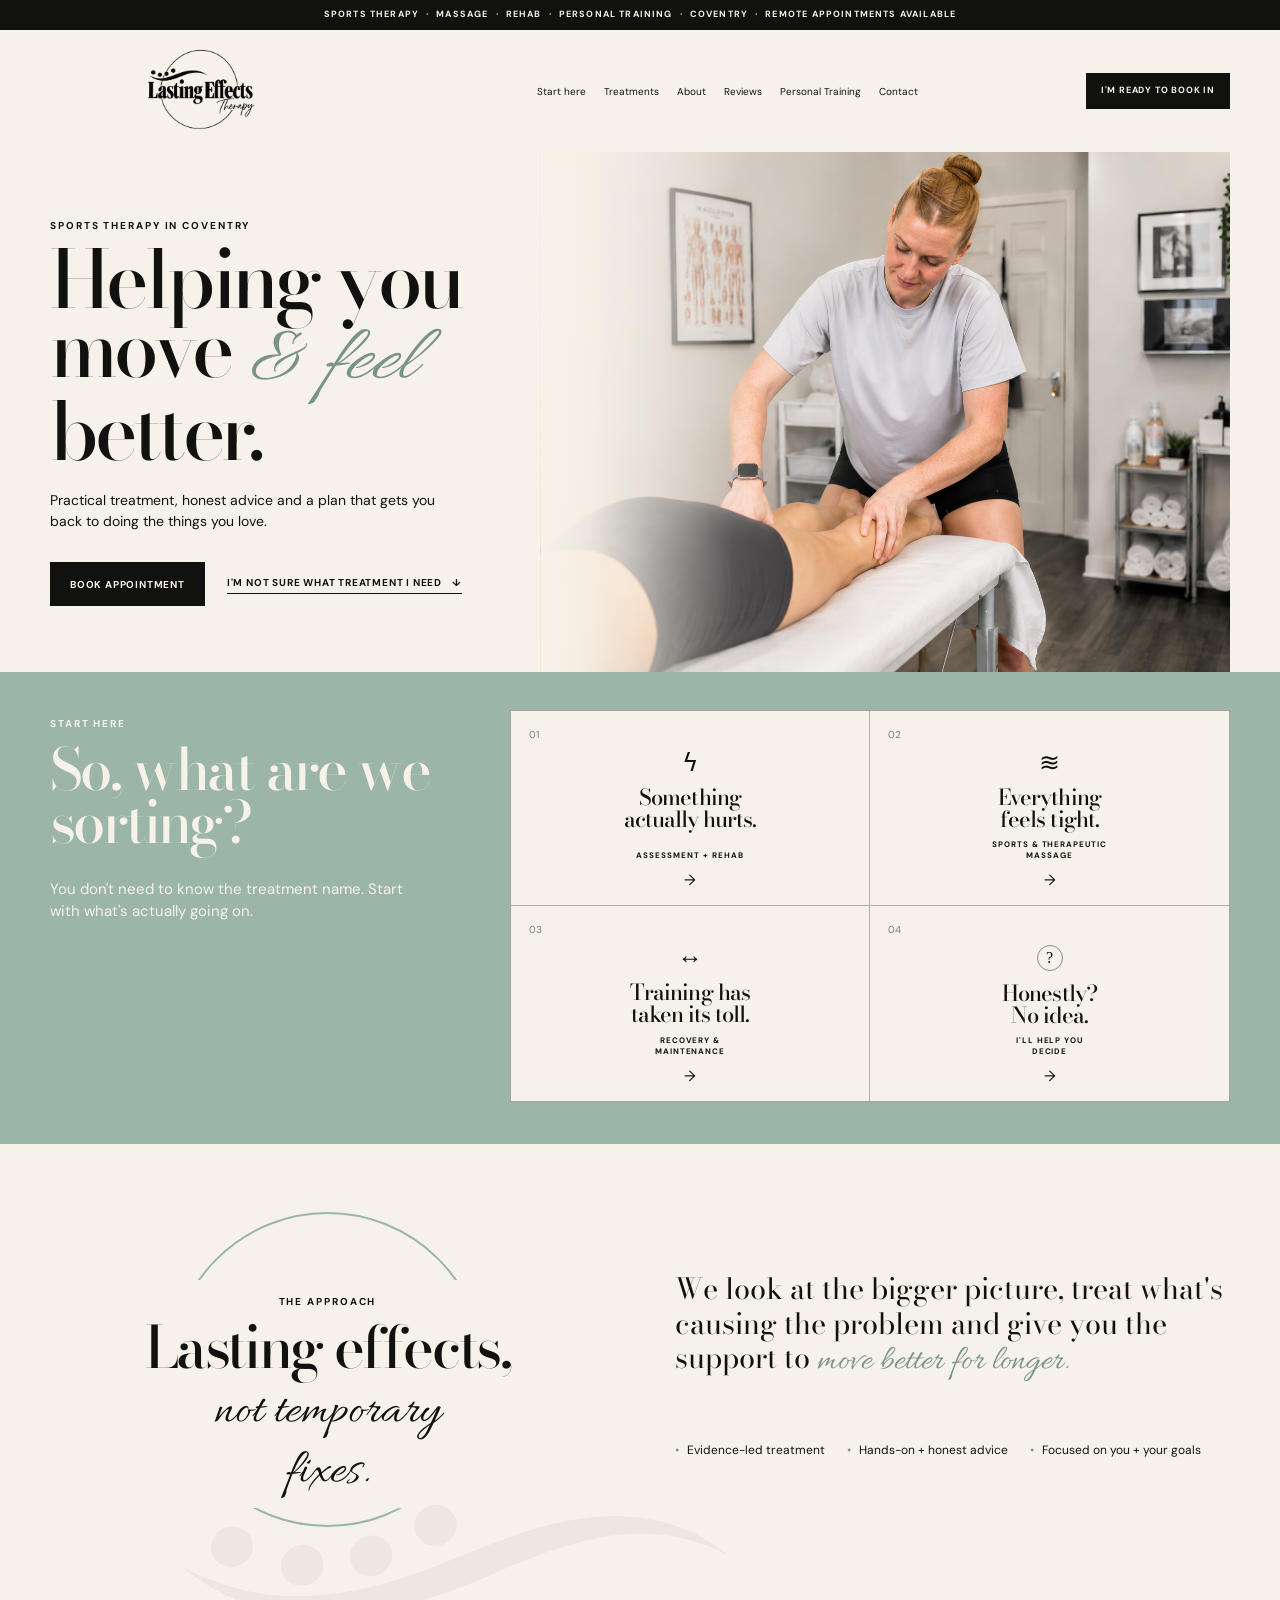
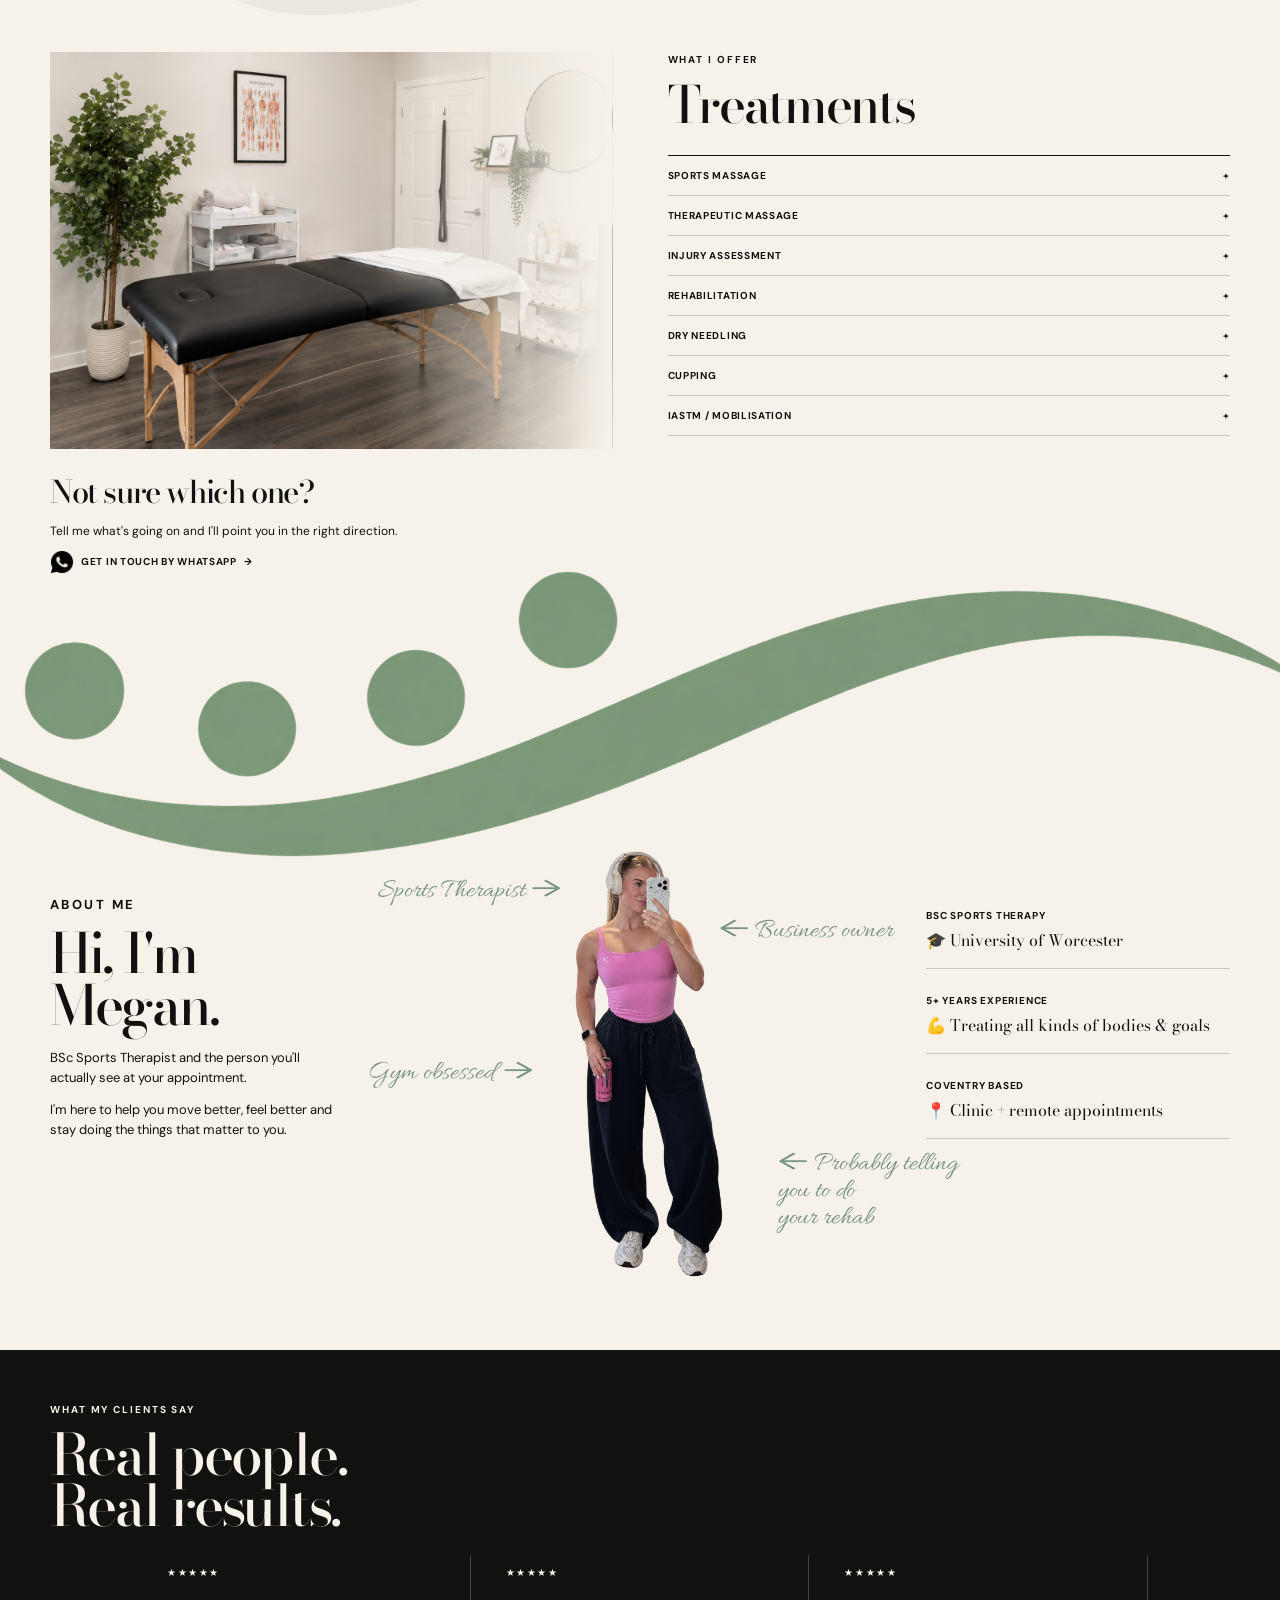
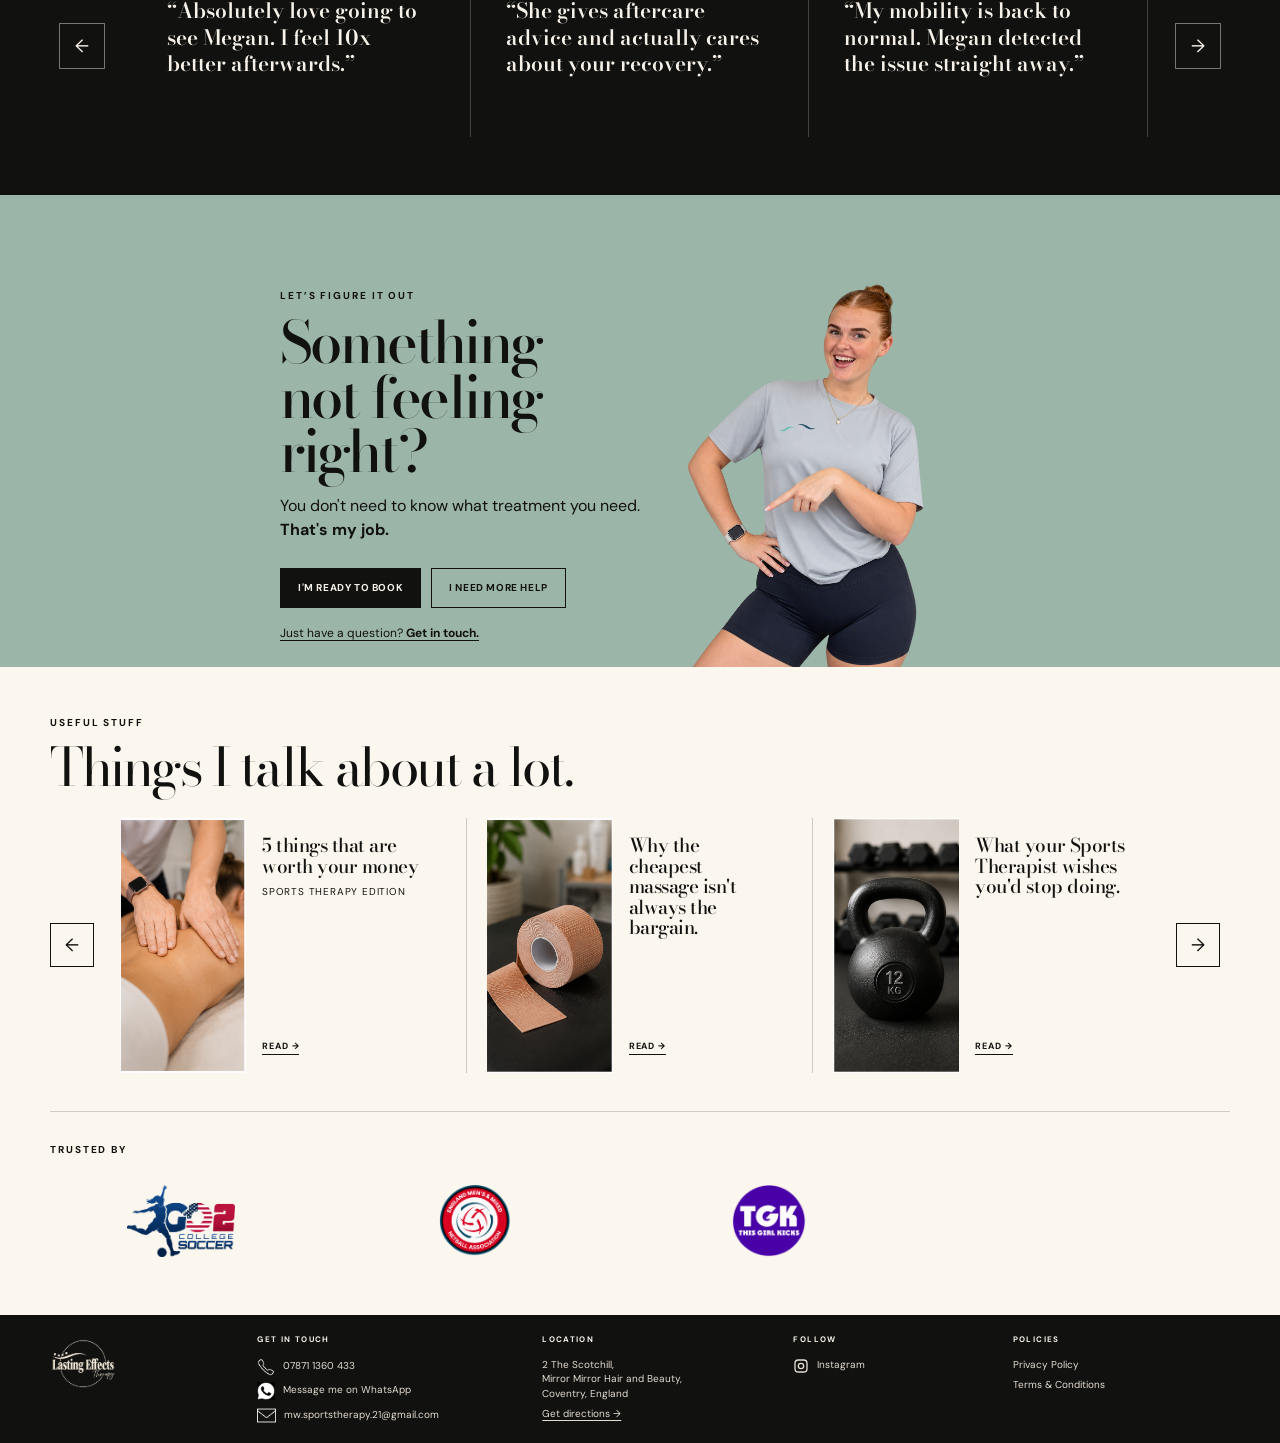
<file: index.html>
<!doctype html>
<html lang="en">
<head>
  <meta charset="utf-8">
  <meta name="viewport" content="width=device-width, initial-scale=1">
  <title>Lasting Effects Therapy | Sports Therapy Coventry</title>
  <meta name="description" content="Sports therapy, massage, rehabilitation and personal training in Coventry, with remote appointments available.">

  <link rel="preconnect" href="https://fonts.googleapis.com">
  <link rel="preconnect" href="https://fonts.gstatic.com" crossorigin>
  <link href="https://fonts.googleapis.com/css2?family=Allura&family=Bodoni+Moda:opsz,wght@6..96,400;6..96,500;6..96,600;6..96,700&family=DM+Sans:wght@400;500;600;700&display=swap" rel="stylesheet">
  <link rel="stylesheet" href="styles-clean.css?v=2">
</head>

<body>
  <div class="utility-bar">
    SPORTS THERAPY <b>·</b> MASSAGE <b>·</b> REHAB <b>·</b> PERSONAL TRAINING <b>·</b> COVENTRY <b>·</b> REMOTE APPOINTMENTS AVAILABLE
  </div>

  <div class="nav-wrap" id="navWrap">
    <header class="site-nav">
      <a href="#top" class="nav-logo" aria-label="Lasting Effects Therapy home">
        <img src="images/BlackTHPYlogo.png" alt="Lasting Effects Therapy">
      </a>

      <nav class="desktop-links" aria-label="Primary">
        <a href="#sorting">Start here</a>
        <a href="#treatments">Treatments</a>
        <a href="#about">About</a>
        <a href="#reviews">Reviews</a>
        <a href="personal-training.html">Personal Training</a>
        <a href="#contact">Contact</a>
      </nav>

      <a href="https://www.fresha.com/en-GB/a/megan-winslow-sports-therapy-coventry-2-the-scotchill-rw5kos5v"
         class="nav-cta" target="_blank" rel="noopener">I'm ready to book in</a>

      <button class="menu-btn" aria-label="Open menu" aria-expanded="false">
        <span></span>
        <span></span>
      </button>
    </header>

    <nav class="mobile-nav" hidden>
      <a href="#sorting">Start here</a>
      <a href="#treatments">Treatments</a>
      <a href="#about">About</a>
      <a href="#reviews">Reviews</a>
      <a href="personal-training.html">Personal Training</a>
      <a href="#contact">Contact</a>
      <a href="https://www.fresha.com/en-GB/a/megan-winslow-sports-therapy-coventry-2-the-scotchill-rw5kos5v"
         target="_blank" rel="noopener" class="nav-cta mobile-book">I'm ready to book in</a>
    </nav>
  </div>

  <main id="top">
    <section class="hero section-shell">
      <div class="hero-copy">
        <p class="kicker">SPORTS THERAPY IN COVENTRY</p>
        <h1>Helping you<br>move <em>&amp; feel</em><br>better.</h1>
        <p class="lede">Practical treatment, honest advice and a plan that gets you back to doing the things you love.</p>

        <div class="hero-actions">
          <a href="https://www.fresha.com/en-GB/a/megan-winslow-sports-therapy-coventry-2-the-scotchill-rw5kos5v"
             target="_blank" rel="noopener" class="btn btn-dark">Book appointment</a>
          <a href="#sorting" class="simple-link">I'm not sure what treatment I need <span>↓</span></a>
        </div>
      </div>

      <div class="hero-photo" role="img" aria-label="Sports therapy treatment at Lasting Effects"></div>
    </section>

    <section id="sorting" class="sorting-section">
      <div class="section-shell sorting-layout">
        <div class="sorting-intro">
          <p class="kicker cream-text">START HERE</p>
          <h2 class="cream-text">So, what are we sorting?</h2>
          <p class="sorting-help cream-text">You don't need to know the treatment name. Start with what's actually going on.</p>
        </div>

        <div class="sorting-grid">
          <a href="#treatments" class="sorting-card">
            <span class="sort-num">01</span>
            <span class="sort-icon">ϟ</span>
            <h3>Something<br>actually hurts.</h3>
            <p>ASSESSMENT + REHAB</p>
            <span class="sort-arrow">→</span>
          </a>

          <a href="#treatments" class="sorting-card">
            <span class="sort-num">02</span>
            <span class="sort-icon waves">≋</span>
            <h3>Everything<br>feels tight.</h3>
            <p>SPORTS &amp; THERAPEUTIC<br>MASSAGE</p>
            <span class="sort-arrow">→</span>
          </a>

          <a href="#treatments" class="sorting-card">
            <span class="sort-num">03</span>
            <span class="sort-icon">↔</span>
            <h3>Training has<br>taken its toll.</h3>
            <p>RECOVERY &amp;<br>MAINTENANCE</p>
            <span class="sort-arrow">→</span>
          </a>

          <a href="#treatments" class="sorting-card">
            <span class="sort-num">04</span>
            <span class="sort-icon question">?</span>
            <h3>Honestly?<br>No idea.</h3>
            <p>I'LL HELP YOU<br>DECIDE</p>
            <span class="sort-arrow">→</span>
          </a>
        </div>
      </div>
    </section>

    <section class="approach-section">
      <div class="section-shell approach-layout">
        <div class="approach-mark">
          <span class="approach-circle"></span>

          <div>
            <p class="kicker">THE APPROACH</p>
            <h2 class="approach-title">
              <span class="approach-title-main">Lasting effects,</span><br>
              <span class="approach-title-script">not temporary<br>fixes.</span>
            </h2>
          </div>

          <img class="approach-wiggle" src="images/BlackWiggle.png" alt="" aria-hidden="true">
        </div>

        <div class="approach-copy">
          <p class="approach-lede">
            We look at the bigger picture, treat what's causing the problem and give you the support to
            <span class="approach-script">move better for longer.</span>
          </p>

          <div class="approach-points">
            <span>Evidence-led treatment</span>
            <span>Hands-on + honest advice</span>
            <span>Focused on you + your goals</span>
          </div>
        </div>
      </div>
    </section>

    <section id="treatments" class="treatments-section">
      <div class="section-shell">
        <div class="treatments-main">
          <div class="offer-photo-column">
            <div class="offer-photo" role="img" aria-label="Treatment room at Lasting Effects"></div>

            <div class="treatment-help">
              <h3>Not sure which one?</h3>
              <p>Tell me what's going on and I'll point you in the right direction.</p>
              <a href="https://wa.me/447871136043" target="_blank" rel="noopener" class="whatsapp-link">
                <img src="images/newblackwhatsapp.png" alt="">
                GET IN TOUCH BY WHATSAPP <span>→</span>
              </a>
            </div>
          </div>

          <div class="offer-list">
            <p class="kicker">WHAT I OFFER</p>
            <h2>Treatments</h2>

            <div class="accordion">
              <article class="acc-item">
                <button>Sports massage <span>+</span></button>
                <div class="acc-panel"><p>For tight, tired or overworked muscles, recovery and regular maintenance.</p></div>
              </article>

              <article class="acc-item">
                <button>Therapeutic massage <span>+</span></button>
                <div class="acc-panel"><p>Tailored hands-on treatment for persistent tension, stiffness and day-to-day discomfort.</p></div>
              </article>

              <article class="acc-item">
                <button>Injury assessment <span>+</span></button>
                <div class="acc-panel"><p>For pain or injury where you need to understand what's happening and what to do next.</p></div>
              </article>

              <article class="acc-item">
                <button>Rehabilitation <span>+</span></button>
                <div class="acc-panel"><p>Progressive rehabilitation designed around your body, goals and lifestyle.</p></div>
              </article>

              <article class="acc-item">
                <button>Dry needling <span>+</span></button>
                <div class="acc-panel"><p>Used where appropriate as part of a wider treatment plan.</p></div>
              </article>

              <article class="acc-item">
                <button>Cupping <span>+</span></button>
                <div class="acc-panel"><p>A treatment option that can be incorporated where it suits your presentation and goals.</p></div>
              </article>

              <article class="acc-item">
                <button>IASTM / mobilisation <span>+</span></button>
                <div class="acc-panel"><p>Hands-on techniques used selectively to support movement and recovery.</p></div>
              </article>
            </div>
          </div>
        </div>
      </div>
    </section>

    <div class="signature-separator" aria-hidden="true">
      <img src="images/SageWiggle.png" alt="">
    </div>

    <section id="about" class="about-section">
      <div class="section-shell about-layout">
        <div class="about-copy">
          <p class="kicker">ABOUT ME</p>
          <h2>Hi, I'm Megan.</h2>
          <p>BSc Sports Therapist and the person you'll actually see at your appointment.</p>
          <p>I'm here to help you move better, feel better and stay doing the things that matter to you.</p>
        </div>

        <div class="about-photo-wrap">
          <img class="about-photo" src="images/LastingEffectsSelfie.png" alt="Megan from Lasting Effects Therapy">
          <span class="script-note note-a">Sports Therapist <span class="note-arrow">→</span></span>
          <span class="script-note note-b">Gym obsessed <span class="note-arrow">→</span></span>
          <span class="script-note note-c"><span class="note-arrow">←</span> Business owner</span>
          <span class="script-note note-d">
            <span class="note-arrow">←</span>
            Probably telling<br>
            you to do<br>
            your rehab
          </span>
        </div>

        <div class="credentials">
          <div><strong>BSc Sports Therapy</strong><span>🎓 University of Worcester</span></div>
          <div><strong>5+ years experience</strong><span>💪 Treating all kinds of bodies &amp; goals</span></div>
          <div><strong>Coventry based</strong><span>📍 Clinic + remote appointments</span></div>
        </div>
      </div>
    </section>

    <section id="reviews" class="reviews-section">
      <div class="section-shell">
        <div class="reviews-head">
          <div>
            <p class="kicker cream-text">WHAT MY CLIENTS SAY</p>
            <h2>Real people.<br>Real results.</h2>
          </div>
        </div>

        <div class="review-carousel">
          <button id="reviewPrev" class="review-arrow review-prev" aria-label="Previous review">←</button>

          <div class="review-window">
            <div class="review-track" id="reviewTrack">
              <blockquote><div class="stars">★★★★★</div><p>“Absolutely love going to see Megan. I feel 10x better afterwards.”</p></blockquote>
              <blockquote><div class="stars">★★★★★</div><p>“She gives aftercare advice and actually cares about your recovery.”</p></blockquote>
              <blockquote><div class="stars">★★★★★</div><p>“My mobility is back to normal. Megan detected the issue straight away.”</p></blockquote>
              <blockquote><div class="stars">★★★★★</div><p>“Megan really personalises the treatment and makes it achievable with lifestyle and improvement required.”</p></blockquote>
              <blockquote><div class="stars">★★★★★</div><p>“I always feel at ease with Meg and leave knowing exactly what I need to do next.”</p></blockquote>
            </div>
          </div>

          <button id="reviewNext" class="review-arrow review-next" aria-label="Next review">→</button>
        </div>
      </div>
    </section>

    <section id="booking" class="booking-section">
      <div class="section-shell booking-layout">
        <div class="booking-copy">
          <p class="kicker">LET’S FIGURE IT OUT</p>
          <h2>Something<br>not feeling<br>right?</h2>

          <div class="booking-response">
            <p class="booking-explainer">
              You don't need to know what treatment you need.<br>
              <strong>That's my job.</strong>
            </p>
          </div>

          <div class="booking-buttons">
            <a href="https://www.fresha.com/en-GB/a/megan-winslow-sports-therapy-coventry-2-the-scotchill-rw5kos5v"
               target="_blank" rel="noopener" class="booking-btn booking-primary">I'm ready to book</a>
            <a href="#contact" class="booking-btn booking-secondary">I need more help</a>
          </div>

          <a href="#contact" class="booking-question-link">
            Just have a question? <strong>Get in touch.</strong>
          </a>
        </div>

        <div class="booking-image">
          <img src="images/LastingEffectsPoint.png" alt="Megan pointing towards the booking options">
        </div>
      </div>
    </section>

    <section class="useful-trusted-section">
      <div class="section-shell">
        <div class="useful-header">
          <div>
            <p class="kicker useful-kicker">USEFUL STUFF</p>
            <p class="useful-sub">Things I talk about a lot.</p>
          </div>
        </div>

        <div class="useful-carousel">
          <button class="useful-arrow useful-prev" id="usefulPrev" aria-label="Previous article">←</button>

          <div class="useful-window">
            <div class="useful-track" id="usefulTrack">
              <article class="useful-card">
                <img src="images/LastingEffectsMassage.png" alt="">
                <div class="useful-card-copy">
                  <h3>5 things that are worth your money</h3>
                  <p>Sports Therapy edition</p>
                  <a href="https://www.instagram.com/lastingeffectstherapy/" target="_blank" rel="noopener">READ →</a>
                </div>
              </article>

              <article class="useful-card">
                <img src="images/LastingEffectsTape.png" alt="">
                <div class="useful-card-copy">
                  <h3>Why the cheapest massage isn't always the bargain.</h3>
                  <a href="https://www.instagram.com/lastingeffectstherapy/" target="_blank" rel="noopener">READ →</a>
                </div>
              </article>

              <article class="useful-card">
                <img src="images/LastingEffectsKB.png" alt="">
                <div class="useful-card-copy">
                  <h3>What your Sports Therapist wishes you'd stop doing.</h3>
                  <a href="https://www.instagram.com/lastingeffectstherapy/" target="_blank" rel="noopener">READ →</a>
                </div>
              </article>
            </div>
          </div>

          <button class="useful-arrow useful-next" id="usefulNext" aria-label="Next article">→</button>
        </div>

        <div class="trusted-block">
          <p class="kicker">TRUSTED BY</p>
          <div class="trusted-logos">
            <div class="trusted-logo"><img src="images/CollegeSoccer.png" alt="College Soccer"></div>
            <div class="trusted-logo"><img src="images/EnglandMensandMixedNetballAssociation.png" alt="England Men's and Mixed Netball Association"></div>
            <div class="trusted-logo"><img src="images/ThisGirlKicks.png" alt="This Girl Kicks"></div>
          </div>
        </div>
      </div>
    </section>
  </main>

  <footer id="contact" class="site-footer">
    <div class="section-shell footer-grid">
      <div class="footer-logo">
        <img src="images/CreamTHPYlogo.png" alt="Lasting Effects Therapy">
      </div>

      <div class="footer-section">
        <p class="footer-label">GET IN TOUCH</p>
        <a href="tel:+447871136043" class="icon-link">
          <img class="footer-contact-icon" src="images/phoneicon.png" alt="">
          07871 1360 433
        </a>
        <a href="https://wa.me/447871136043" target="_blank" rel="noopener" class="icon-link">
          <img class="footer-contact-icon" src="images/blackwhatsapp.gif" alt="">
          Message me on WhatsApp
        </a>
        <a href="mailto:mw.sportstherapy.21@gmail.com" class="icon-link">
          <img class="footer-contact-icon email-img" src="images/emailicon.png" alt="">
          mw.sportstherapy.21@gmail.com
        </a>
      </div>

      <div class="footer-section">
        <p class="footer-label">LOCATION</p>
        <span>2 The Scotchill,<br>Mirror Mirror Hair and Beauty,<br>Coventry, England</span>
        <a class="footer-underlined" target="_blank" rel="noopener"
           href="https://www.google.com/maps/search/?api=1&query=2%20The%20Scotchill%2C%20Mirror%20Mirror%20Hair%20and%20Beauty%2C%20Coventry%2C%20England">
          Get directions →
        </a>
      </div>

      <div class="footer-section">
        <p class="footer-label">FOLLOW</p>
        <a href="https://www.instagram.com/lastingeffectstherapy/" target="_blank" rel="noopener" class="icon-link">
          <svg class="instagram-icon" viewBox="0 0 24 24" aria-hidden="true">
            <rect x="3" y="3" width="18" height="18" rx="5" fill="none" stroke="currentColor" stroke-width="2"/>
            <circle cx="12" cy="12" r="4" fill="none" stroke="currentColor" stroke-width="2"/>
            <circle cx="17.5" cy="6.5" r="1.1"/>
          </svg>
          Instagram
        </a>
      </div>

      <div class="footer-section">
        <p class="footer-label">POLICIES</p>
        <a href="#">Privacy Policy</a>
        <a href="#">Terms &amp; Conditions</a>
      </div>
    </div>
  </footer>

  <script src="script.js"></script>
</body>
</html>
</file>
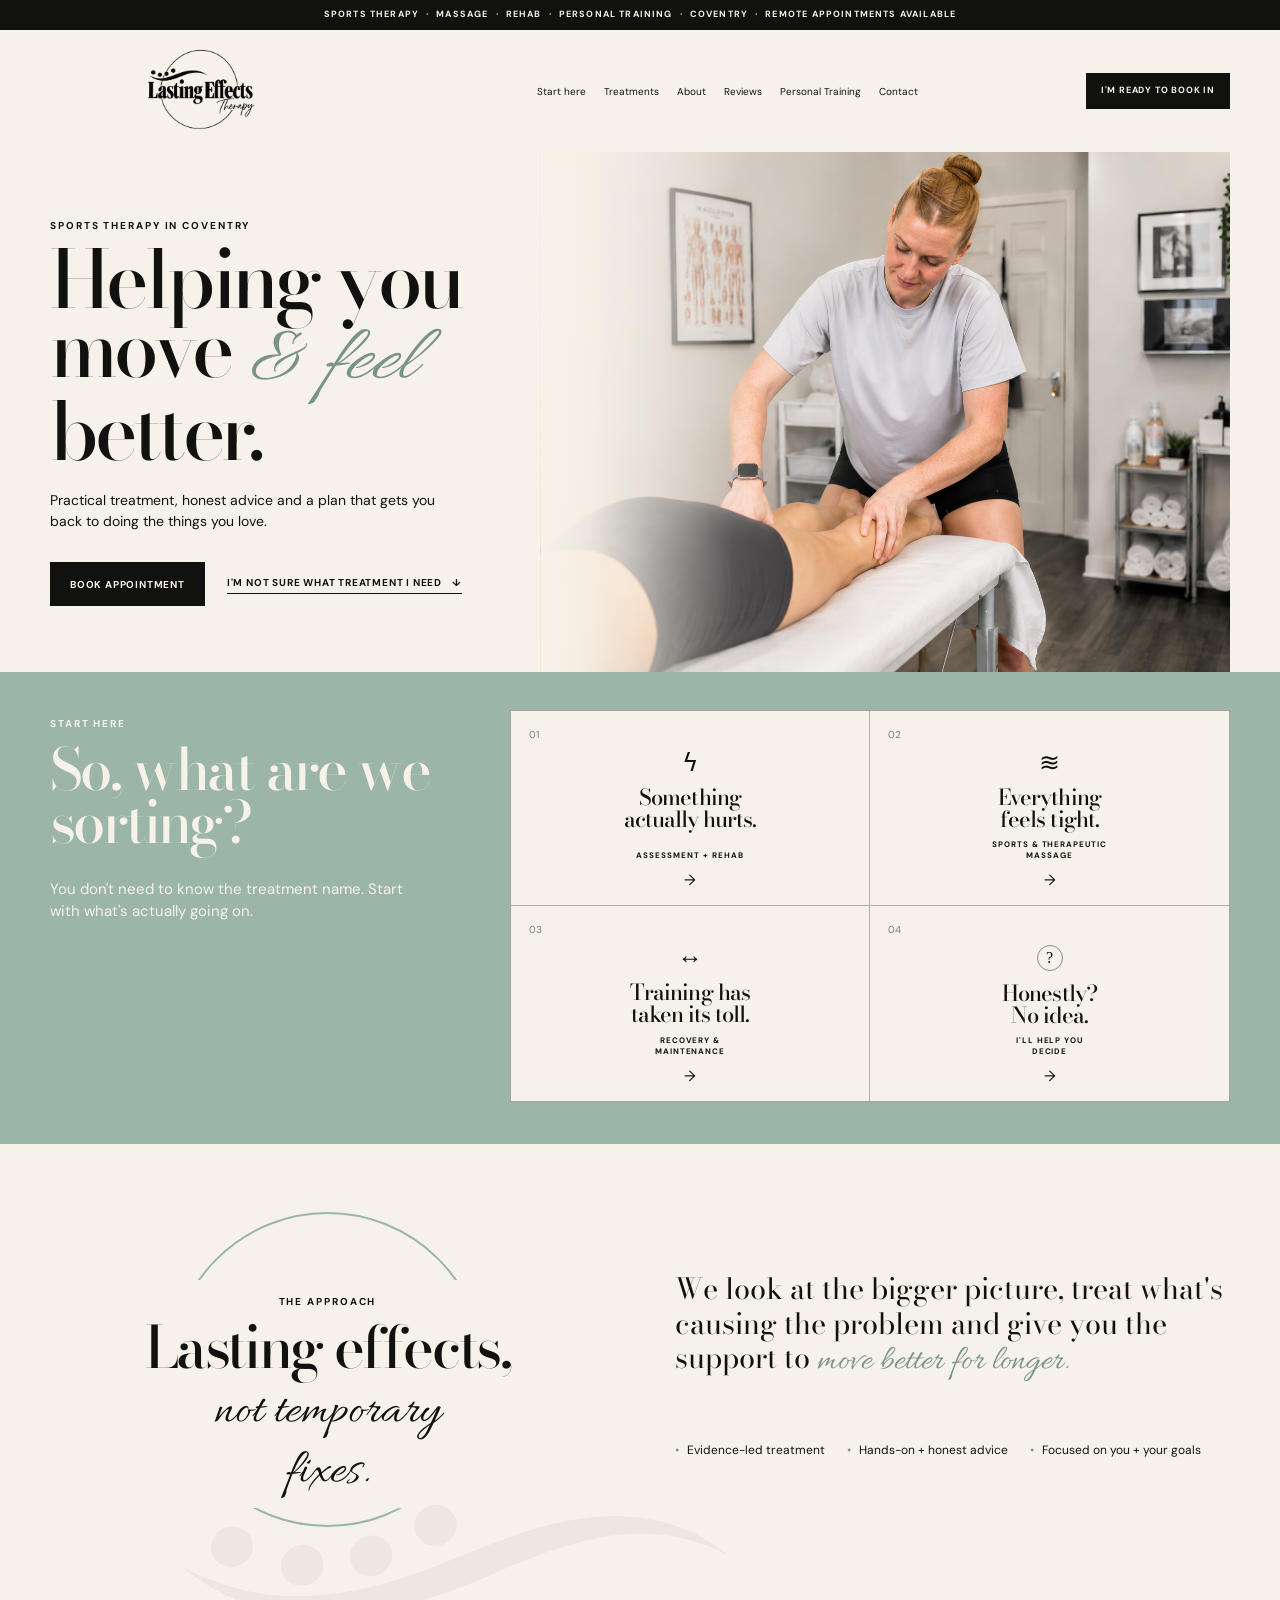
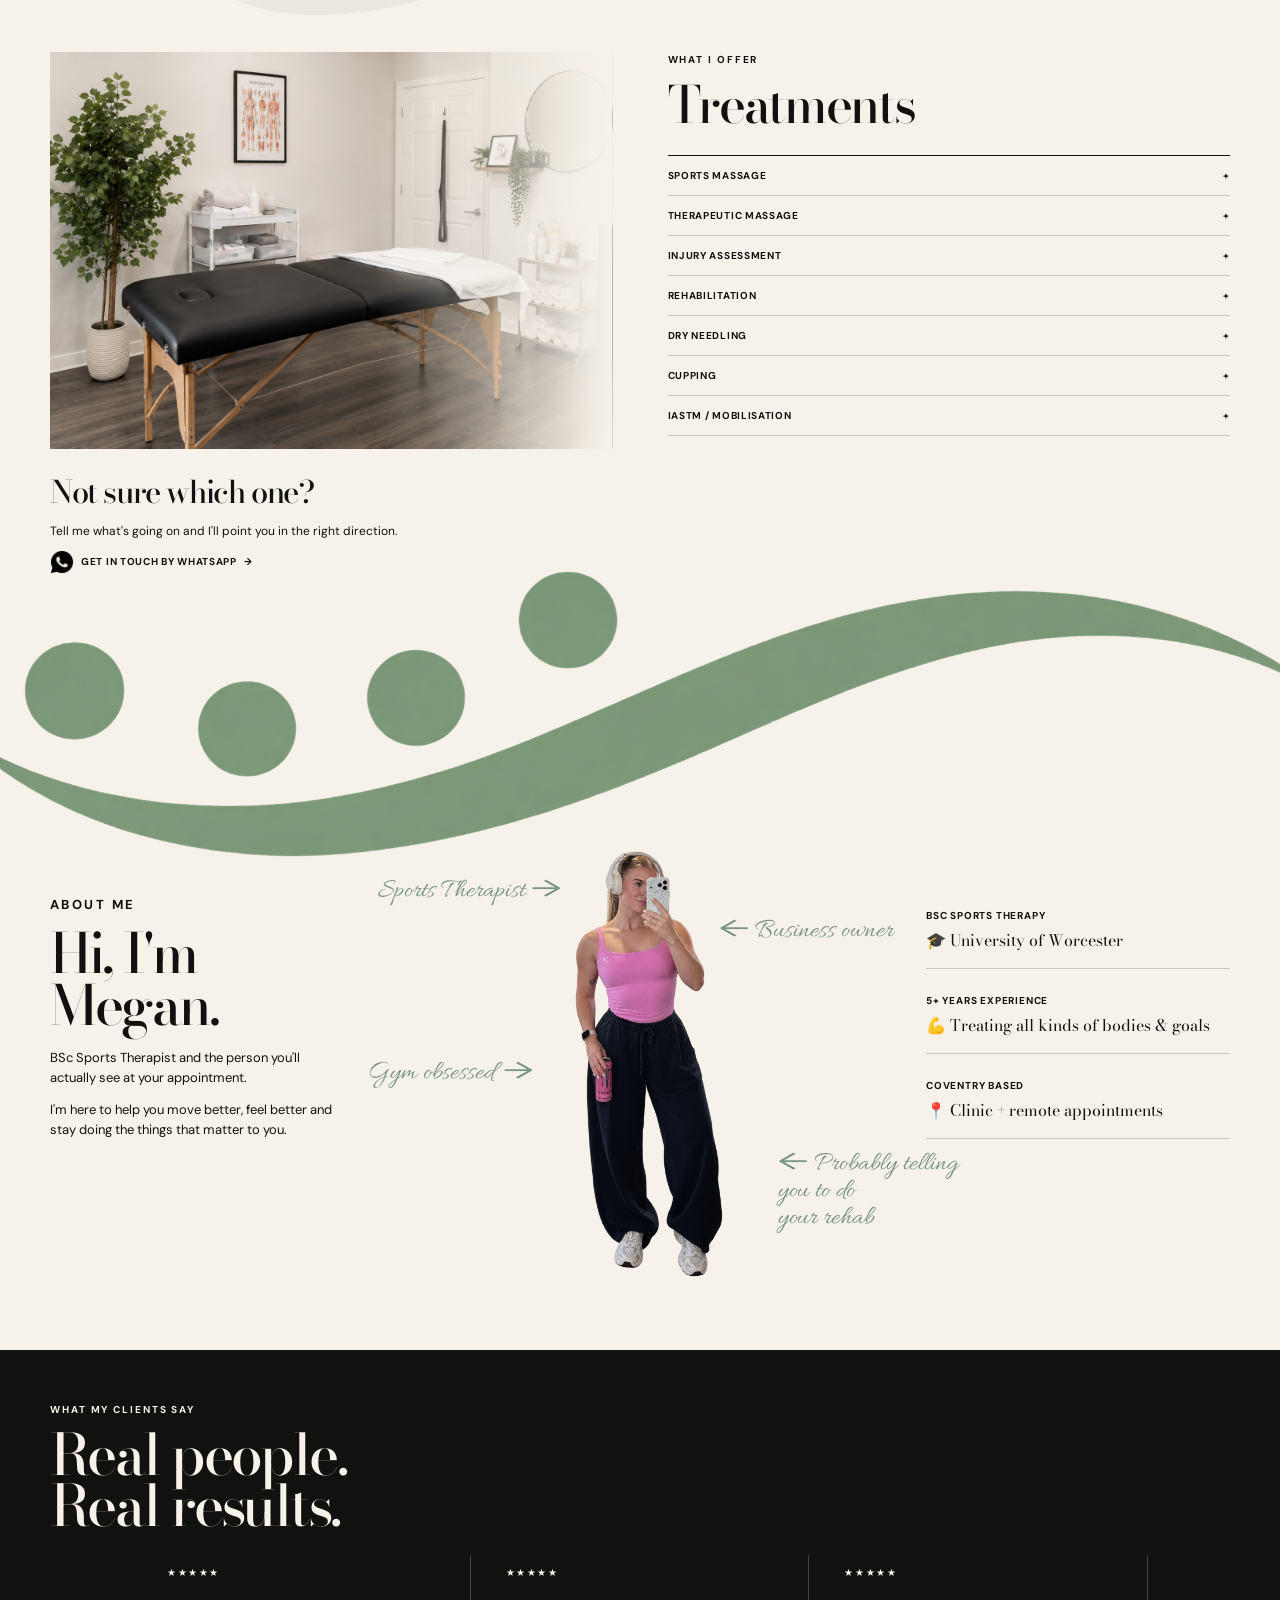
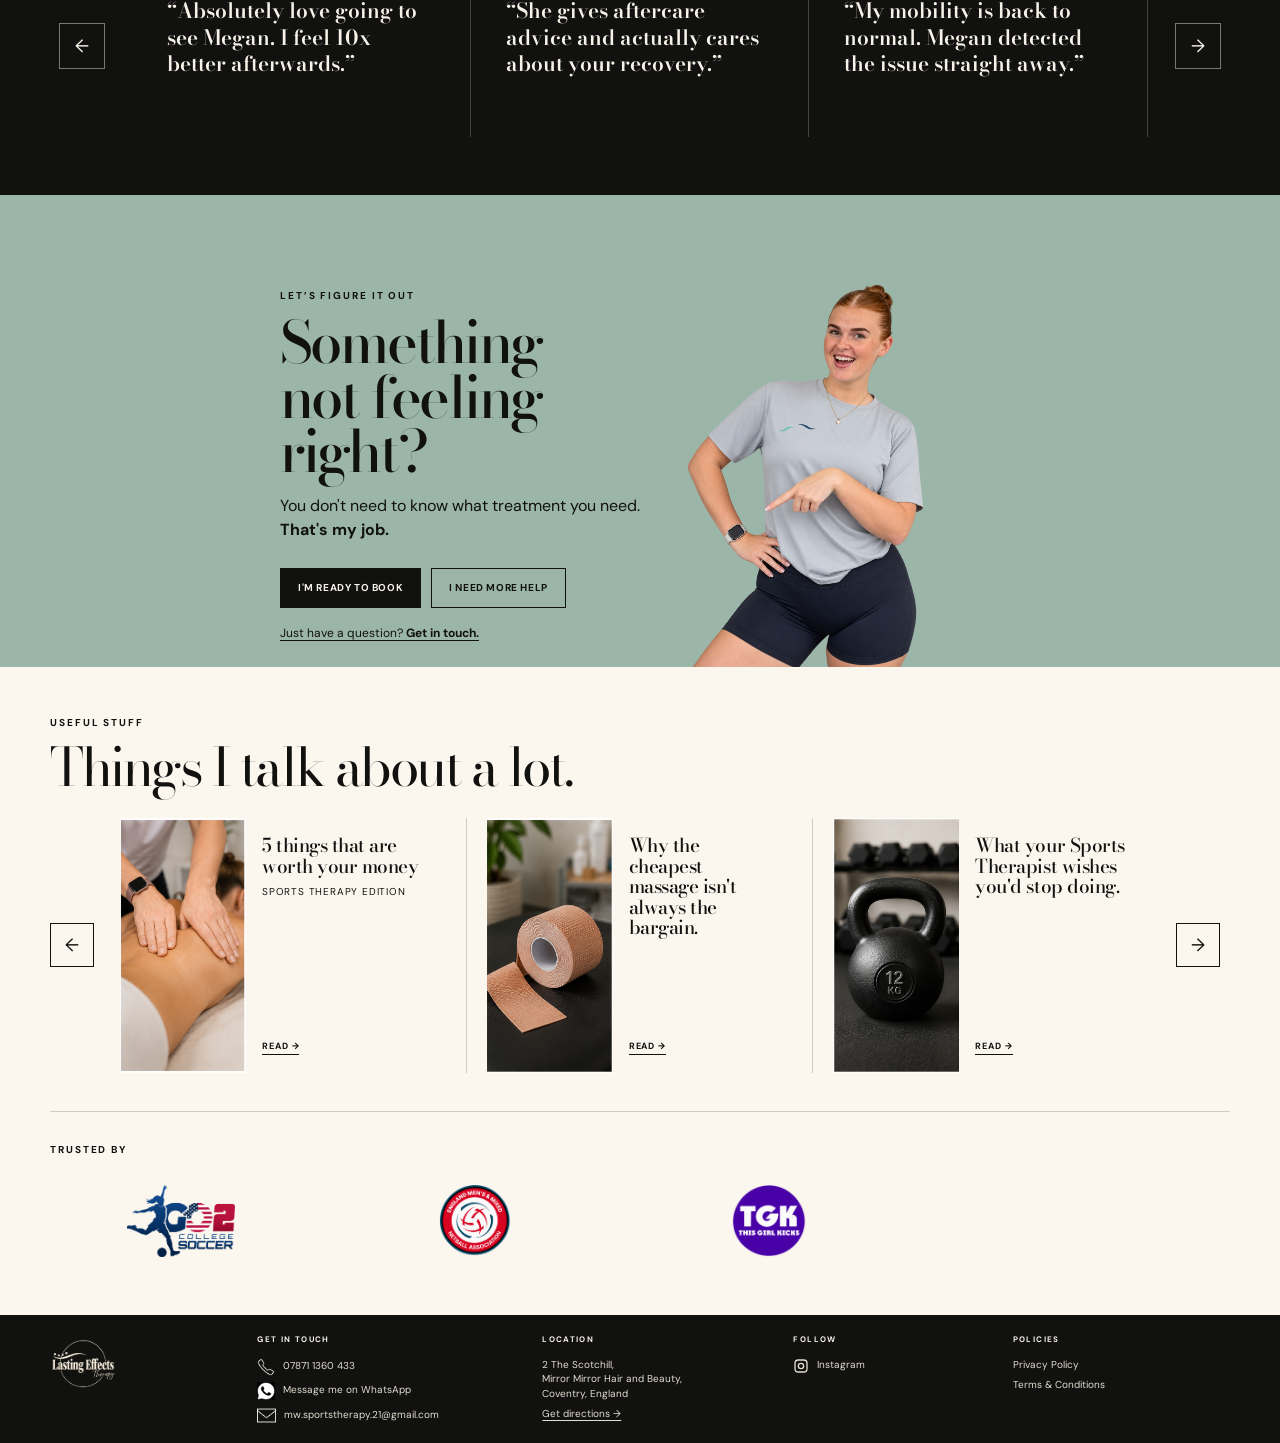
<file: index-clean.html>
<!doctype html>
<html lang="en">
<head>
  <meta charset="utf-8">
  <meta name="viewport" content="width=device-width, initial-scale=1">
  <title>Lasting Effects Therapy | Sports Therapy Coventry</title>
  <meta name="description" content="Sports therapy, massage, rehabilitation and personal training in Coventry, with remote appointments available.">

  <link rel="preconnect" href="https://fonts.googleapis.com">
  <link rel="preconnect" href="https://fonts.gstatic.com" crossorigin>
  <link href="https://fonts.googleapis.com/css2?family=Allura&family=Bodoni+Moda:opsz,wght@6..96,400;6..96,500;6..96,600;6..96,700&family=DM+Sans:wght@400;500;600;700&display=swap" rel="stylesheet">
  <link rel="stylesheet" href="styles-clean.css?v=1">
</head>

<body>
  <div class="utility-bar">
    SPORTS THERAPY <b>·</b> MASSAGE <b>·</b> REHAB <b>·</b> PERSONAL TRAINING <b>·</b> COVENTRY <b>·</b> REMOTE APPOINTMENTS AVAILABLE
  </div>

  <div class="nav-wrap" id="navWrap">
    <header class="site-nav">
      <a href="#top" class="nav-logo" aria-label="Lasting Effects Therapy home">
        <img src="images/BlackTHPYlogo.png" alt="Lasting Effects Therapy">
      </a>

      <nav class="desktop-links" aria-label="Primary">
        <a href="#sorting">Start here</a>
        <a href="#treatments">Treatments</a>
        <a href="#about">About</a>
        <a href="#reviews">Reviews</a>
        <a href="personal-training.html">Personal Training</a>
        <a href="#contact">Contact</a>
      </nav>

      <a href="https://www.fresha.com/en-GB/a/megan-winslow-sports-therapy-coventry-2-the-scotchill-rw5kos5v"
         class="nav-cta" target="_blank" rel="noopener">I'm ready to book in</a>

      <button class="menu-btn" aria-label="Open menu" aria-expanded="false">
        <span></span>
        <span></span>
      </button>
    </header>

    <nav class="mobile-nav" hidden>
      <a href="#sorting">Start here</a>
      <a href="#treatments">Treatments</a>
      <a href="#about">About</a>
      <a href="#reviews">Reviews</a>
      <a href="personal-training.html">Personal Training</a>
      <a href="#contact">Contact</a>
      <a href="https://www.fresha.com/en-GB/a/megan-winslow-sports-therapy-coventry-2-the-scotchill-rw5kos5v"
         target="_blank" rel="noopener" class="nav-cta mobile-book">I'm ready to book in</a>
    </nav>
  </div>

  <main id="top">
    <section class="hero section-shell">
      <div class="hero-copy">
        <p class="kicker">SPORTS THERAPY IN COVENTRY</p>
        <h1>Helping you<br>move <em>&amp; feel</em><br>better.</h1>
        <p class="lede">Practical treatment, honest advice and a plan that gets you back to doing the things you love.</p>

        <div class="hero-actions">
          <a href="https://www.fresha.com/en-GB/a/megan-winslow-sports-therapy-coventry-2-the-scotchill-rw5kos5v"
             target="_blank" rel="noopener" class="btn btn-dark">Book appointment</a>
          <a href="#sorting" class="simple-link">I'm not sure what treatment I need <span>↓</span></a>
        </div>
      </div>

      <div class="hero-photo" role="img" aria-label="Sports therapy treatment at Lasting Effects"></div>
    </section>

    <section id="sorting" class="sorting-section">
      <div class="section-shell sorting-layout">
        <div class="sorting-intro">
          <p class="kicker cream-text">START HERE</p>
          <h2 class="cream-text">So, what are we sorting?</h2>
          <p class="sorting-help cream-text">You don't need to know the treatment name. Start with what's actually going on.</p>
        </div>

        <div class="sorting-grid">
          <a href="#treatments" class="sorting-card">
            <span class="sort-num">01</span>
            <span class="sort-icon">ϟ</span>
            <h3>Something<br>actually hurts.</h3>
            <p>ASSESSMENT + REHAB</p>
            <span class="sort-arrow">→</span>
          </a>

          <a href="#treatments" class="sorting-card">
            <span class="sort-num">02</span>
            <span class="sort-icon waves">≋</span>
            <h3>Everything<br>feels tight.</h3>
            <p>SPORTS &amp; THERAPEUTIC<br>MASSAGE</p>
            <span class="sort-arrow">→</span>
          </a>

          <a href="#treatments" class="sorting-card">
            <span class="sort-num">03</span>
            <span class="sort-icon">↔</span>
            <h3>Training has<br>taken its toll.</h3>
            <p>RECOVERY &amp;<br>MAINTENANCE</p>
            <span class="sort-arrow">→</span>
          </a>

          <a href="#treatments" class="sorting-card">
            <span class="sort-num">04</span>
            <span class="sort-icon question">?</span>
            <h3>Honestly?<br>No idea.</h3>
            <p>I'LL HELP YOU<br>DECIDE</p>
            <span class="sort-arrow">→</span>
          </a>
        </div>
      </div>
    </section>

    <section class="approach-section">
      <div class="section-shell approach-layout">
        <div class="approach-mark">
          <span class="approach-circle"></span>

          <div>
            <p class="kicker">THE APPROACH</p>
            <h2 class="approach-title">
              <span class="approach-title-main">Lasting effects,</span><br>
              <span class="approach-title-script">not temporary<br>fixes.</span>
            </h2>
          </div>

          <img class="approach-wiggle" src="images/BlackWiggle.png" alt="" aria-hidden="true">
        </div>

        <div class="approach-copy">
          <p class="approach-lede">
            We look at the bigger picture, treat what's causing the problem and give you the support to
            <span class="approach-script">move better for longer.</span>
          </p>

          <div class="approach-points">
            <span>Evidence-led treatment</span>
            <span>Hands-on + honest advice</span>
            <span>Focused on you + your goals</span>
          </div>
        </div>
      </div>
    </section>

    <section id="treatments" class="treatments-section">
      <div class="section-shell">
        <div class="treatments-main">
          <div class="offer-photo-column">
            <div class="offer-photo" role="img" aria-label="Treatment room at Lasting Effects"></div>

            <div class="treatment-help">
              <h3>Not sure which one?</h3>
              <p>Tell me what's going on and I'll point you in the right direction.</p>
              <a href="https://wa.me/447871136043" target="_blank" rel="noopener" class="whatsapp-link">
                <img src="images/newblackwhatsapp.png" alt="">
                GET IN TOUCH BY WHATSAPP <span>→</span>
              </a>
            </div>
          </div>

          <div class="offer-list">
            <p class="kicker">WHAT I OFFER</p>
            <h2>Treatments</h2>

            <div class="accordion">
              <article class="acc-item">
                <button>Sports massage <span>+</span></button>
                <div class="acc-panel"><p>For tight, tired or overworked muscles, recovery and regular maintenance.</p></div>
              </article>

              <article class="acc-item">
                <button>Therapeutic massage <span>+</span></button>
                <div class="acc-panel"><p>Tailored hands-on treatment for persistent tension, stiffness and day-to-day discomfort.</p></div>
              </article>

              <article class="acc-item">
                <button>Injury assessment <span>+</span></button>
                <div class="acc-panel"><p>For pain or injury where you need to understand what's happening and what to do next.</p></div>
              </article>

              <article class="acc-item">
                <button>Rehabilitation <span>+</span></button>
                <div class="acc-panel"><p>Progressive rehabilitation designed around your body, goals and lifestyle.</p></div>
              </article>

              <article class="acc-item">
                <button>Dry needling <span>+</span></button>
                <div class="acc-panel"><p>Used where appropriate as part of a wider treatment plan.</p></div>
              </article>

              <article class="acc-item">
                <button>Cupping <span>+</span></button>
                <div class="acc-panel"><p>A treatment option that can be incorporated where it suits your presentation and goals.</p></div>
              </article>

              <article class="acc-item">
                <button>IASTM / mobilisation <span>+</span></button>
                <div class="acc-panel"><p>Hands-on techniques used selectively to support movement and recovery.</p></div>
              </article>
            </div>
          </div>
        </div>
      </div>
    </section>

    <div class="signature-separator" aria-hidden="true">
      <img src="images/SageWiggle.png" alt="">
    </div>

    <section id="about" class="about-section">
      <div class="section-shell about-layout">
        <div class="about-copy">
          <p class="kicker">ABOUT ME</p>
          <h2>Hi, I'm Megan.</h2>
          <p>BSc Sports Therapist and the person you'll actually see at your appointment.</p>
          <p>I'm here to help you move better, feel better and stay doing the things that matter to you.</p>
        </div>

        <div class="about-photo-wrap">
          <img class="about-photo" src="images/LastingEffectsSelfie.png" alt="Megan from Lasting Effects Therapy">
          <span class="script-note note-a">Sports Therapist <span class="note-arrow">→</span></span>
          <span class="script-note note-b">Gym obsessed <span class="note-arrow">→</span></span>
          <span class="script-note note-c"><span class="note-arrow">←</span> Business owner</span>
          <span class="script-note note-d">
            <span class="note-arrow">←</span>
            Probably telling<br>
            you to do<br>
            your rehab
          </span>
        </div>

        <div class="credentials">
          <div><strong>BSc Sports Therapy</strong><span>🎓 University of Worcester</span></div>
          <div><strong>5+ years experience</strong><span>💪 Treating all kinds of bodies &amp; goals</span></div>
          <div><strong>Coventry based</strong><span>📍 Clinic + remote appointments</span></div>
        </div>
      </div>
    </section>

    <section id="reviews" class="reviews-section">
      <div class="section-shell">
        <div class="reviews-head">
          <div>
            <p class="kicker cream-text">WHAT MY CLIENTS SAY</p>
            <h2>Real people.<br>Real results.</h2>
          </div>
        </div>

        <div class="review-carousel">
          <button id="reviewPrev" class="review-arrow review-prev" aria-label="Previous review">←</button>

          <div class="review-window">
            <div class="review-track" id="reviewTrack">
              <blockquote><div class="stars">★★★★★</div><p>“Absolutely love going to see Megan. I feel 10x better afterwards.”</p></blockquote>
              <blockquote><div class="stars">★★★★★</div><p>“She gives aftercare advice and actually cares about your recovery.”</p></blockquote>
              <blockquote><div class="stars">★★★★★</div><p>“My mobility is back to normal. Megan detected the issue straight away.”</p></blockquote>
              <blockquote><div class="stars">★★★★★</div><p>“Megan really personalises the treatment and makes it achievable with lifestyle and improvement required.”</p></blockquote>
              <blockquote><div class="stars">★★★★★</div><p>“I always feel at ease with Meg and leave knowing exactly what I need to do next.”</p></blockquote>
            </div>
          </div>

          <button id="reviewNext" class="review-arrow review-next" aria-label="Next review">→</button>
        </div>
      </div>
    </section>

    <section id="booking" class="booking-section">
      <div class="section-shell booking-layout">
        <div class="booking-copy">
          <p class="kicker">LET’S FIGURE IT OUT</p>
          <h2>Something<br>not feeling<br>right?</h2>

          <div class="booking-response">
            <p class="booking-explainer">
              You don't need to know what treatment you need.<br>
              <strong>That's my job.</strong>
            </p>
          </div>

          <div class="booking-buttons">
            <a href="https://www.fresha.com/en-GB/a/megan-winslow-sports-therapy-coventry-2-the-scotchill-rw5kos5v"
               target="_blank" rel="noopener" class="booking-btn booking-primary">I'm ready to book</a>
            <a href="#contact" class="booking-btn booking-secondary">I need more help</a>
          </div>

          <a href="#contact" class="booking-question-link">
            Just have a question? <strong>Get in touch.</strong>
          </a>
        </div>

        <div class="booking-image">
          <img src="images/LastingEffectsPoint.png" alt="Megan pointing towards the booking options">
        </div>
      </div>
    </section>

    <section class="useful-trusted-section">
      <div class="section-shell">
        <div class="useful-header">
          <div>
            <p class="kicker useful-kicker">USEFUL STUFF</p>
            <p class="useful-sub">Things I talk about a lot.</p>
          </div>
        </div>

        <div class="useful-carousel">
          <button class="useful-arrow useful-prev" id="usefulPrev" aria-label="Previous article">←</button>

          <div class="useful-window">
            <div class="useful-track" id="usefulTrack">
              <article class="useful-card">
                <img src="images/LastingEffectsMassage.png" alt="">
                <div class="useful-card-copy">
                  <h3>5 things that are worth your money</h3>
                  <p>Sports Therapy edition</p>
                  <a href="https://www.instagram.com/lastingeffectstherapy/" target="_blank" rel="noopener">READ →</a>
                </div>
              </article>

              <article class="useful-card">
                <img src="images/LastingEffectsTape.png" alt="">
                <div class="useful-card-copy">
                  <h3>Why the cheapest massage isn't always the bargain.</h3>
                  <a href="https://www.instagram.com/lastingeffectstherapy/" target="_blank" rel="noopener">READ →</a>
                </div>
              </article>

              <article class="useful-card">
                <img src="images/LastingEffectsKB.png" alt="">
                <div class="useful-card-copy">
                  <h3>What your Sports Therapist wishes you'd stop doing.</h3>
                  <a href="https://www.instagram.com/lastingeffectstherapy/" target="_blank" rel="noopener">READ →</a>
                </div>
              </article>
            </div>
          </div>

          <button class="useful-arrow useful-next" id="usefulNext" aria-label="Next article">→</button>
        </div>

        <div class="trusted-block">
          <p class="kicker">TRUSTED BY</p>
          <div class="trusted-logos">
            <div class="trusted-logo"><img src="images/CollegeSoccer.png" alt="College Soccer"></div>
            <div class="trusted-logo"><img src="images/EnglandMensandMixedNetballAssociation.png" alt="England Men's and Mixed Netball Association"></div>
            <div class="trusted-logo"><img src="images/ThisGirlKicks.png" alt="This Girl Kicks"></div>
          </div>
        </div>
      </div>
    </section>
  </main>

  <footer id="contact" class="site-footer">
    <div class="section-shell footer-grid">
      <div class="footer-logo">
        <img src="images/CreamTHPYlogo.png" alt="Lasting Effects Therapy">
      </div>

      <div class="footer-section">
        <p class="footer-label">GET IN TOUCH</p>
        <a href="tel:+447871136043" class="icon-link">
          <img class="footer-contact-icon" src="images/phoneicon.png" alt="">
          07871 1360 433
        </a>
        <a href="https://wa.me/447871136043" target="_blank" rel="noopener" class="icon-link">
          <img class="footer-contact-icon" src="images/blackwhatsapp.gif" alt="">
          Message me on WhatsApp
        </a>
        <a href="mailto:mw.sportstherapy.21@gmail.com" class="icon-link">
          <img class="footer-contact-icon email-img" src="images/emailicon.png" alt="">
          mw.sportstherapy.21@gmail.com
        </a>
      </div>

      <div class="footer-section">
        <p class="footer-label">LOCATION</p>
        <span>2 The Scotchill,<br>Mirror Mirror Hair and Beauty,<br>Coventry, England</span>
        <a class="footer-underlined" target="_blank" rel="noopener"
           href="https://www.google.com/maps/search/?api=1&query=2%20The%20Scotchill%2C%20Mirror%20Mirror%20Hair%20and%20Beauty%2C%20Coventry%2C%20England">
          Get directions →
        </a>
      </div>

      <div class="footer-section">
        <p class="footer-label">FOLLOW</p>
        <a href="https://www.instagram.com/lastingeffectstherapy/" target="_blank" rel="noopener" class="icon-link">
          <svg class="instagram-icon" viewBox="0 0 24 24" aria-hidden="true">
            <rect x="3" y="3" width="18" height="18" rx="5" fill="none" stroke="currentColor" stroke-width="2"/>
            <circle cx="12" cy="12" r="4" fill="none" stroke="currentColor" stroke-width="2"/>
            <circle cx="17.5" cy="6.5" r="1.1"/>
          </svg>
          Instagram
        </a>
      </div>

      <div class="footer-section">
        <p class="footer-label">POLICIES</p>
        <a href="#">Privacy Policy</a>
        <a href="#">Terms &amp; Conditions</a>
      </div>
    </div>
  </footer>

  <script src="script.js"></script>
</body>
</html>
</file>
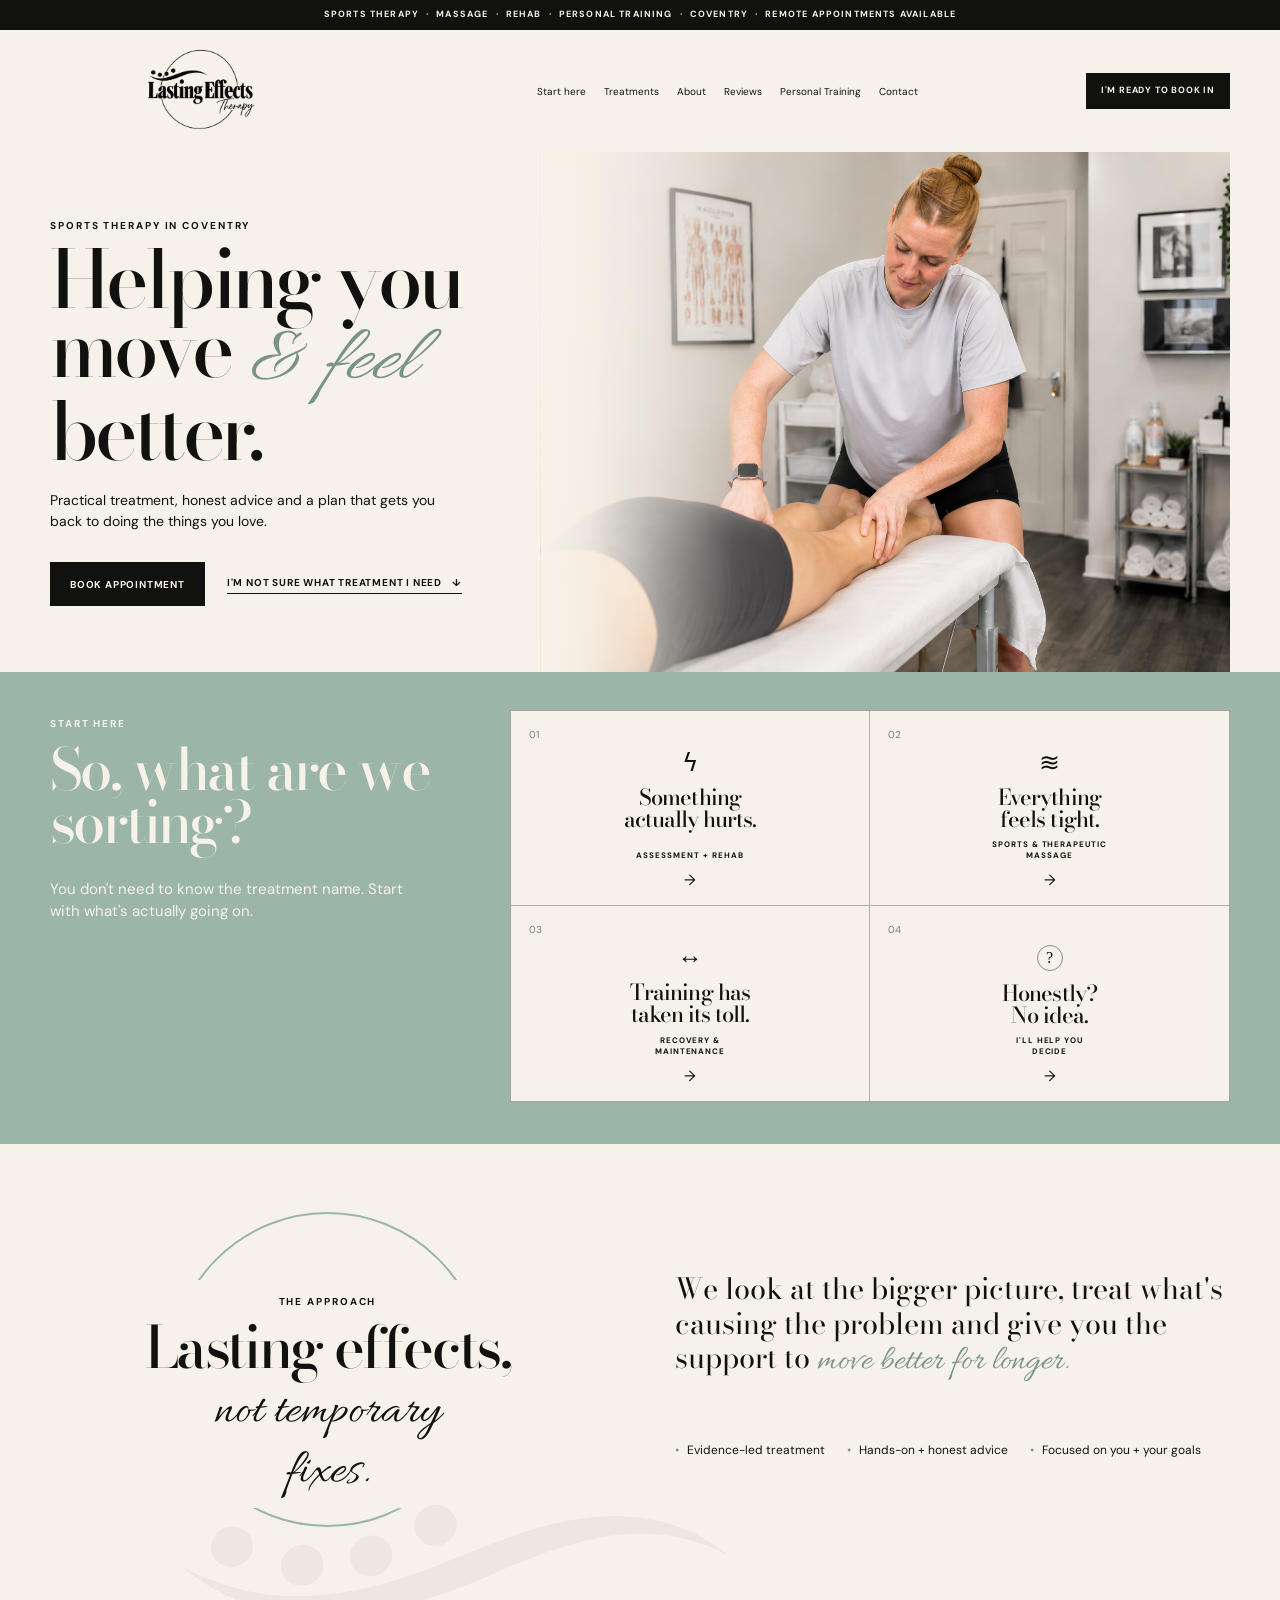
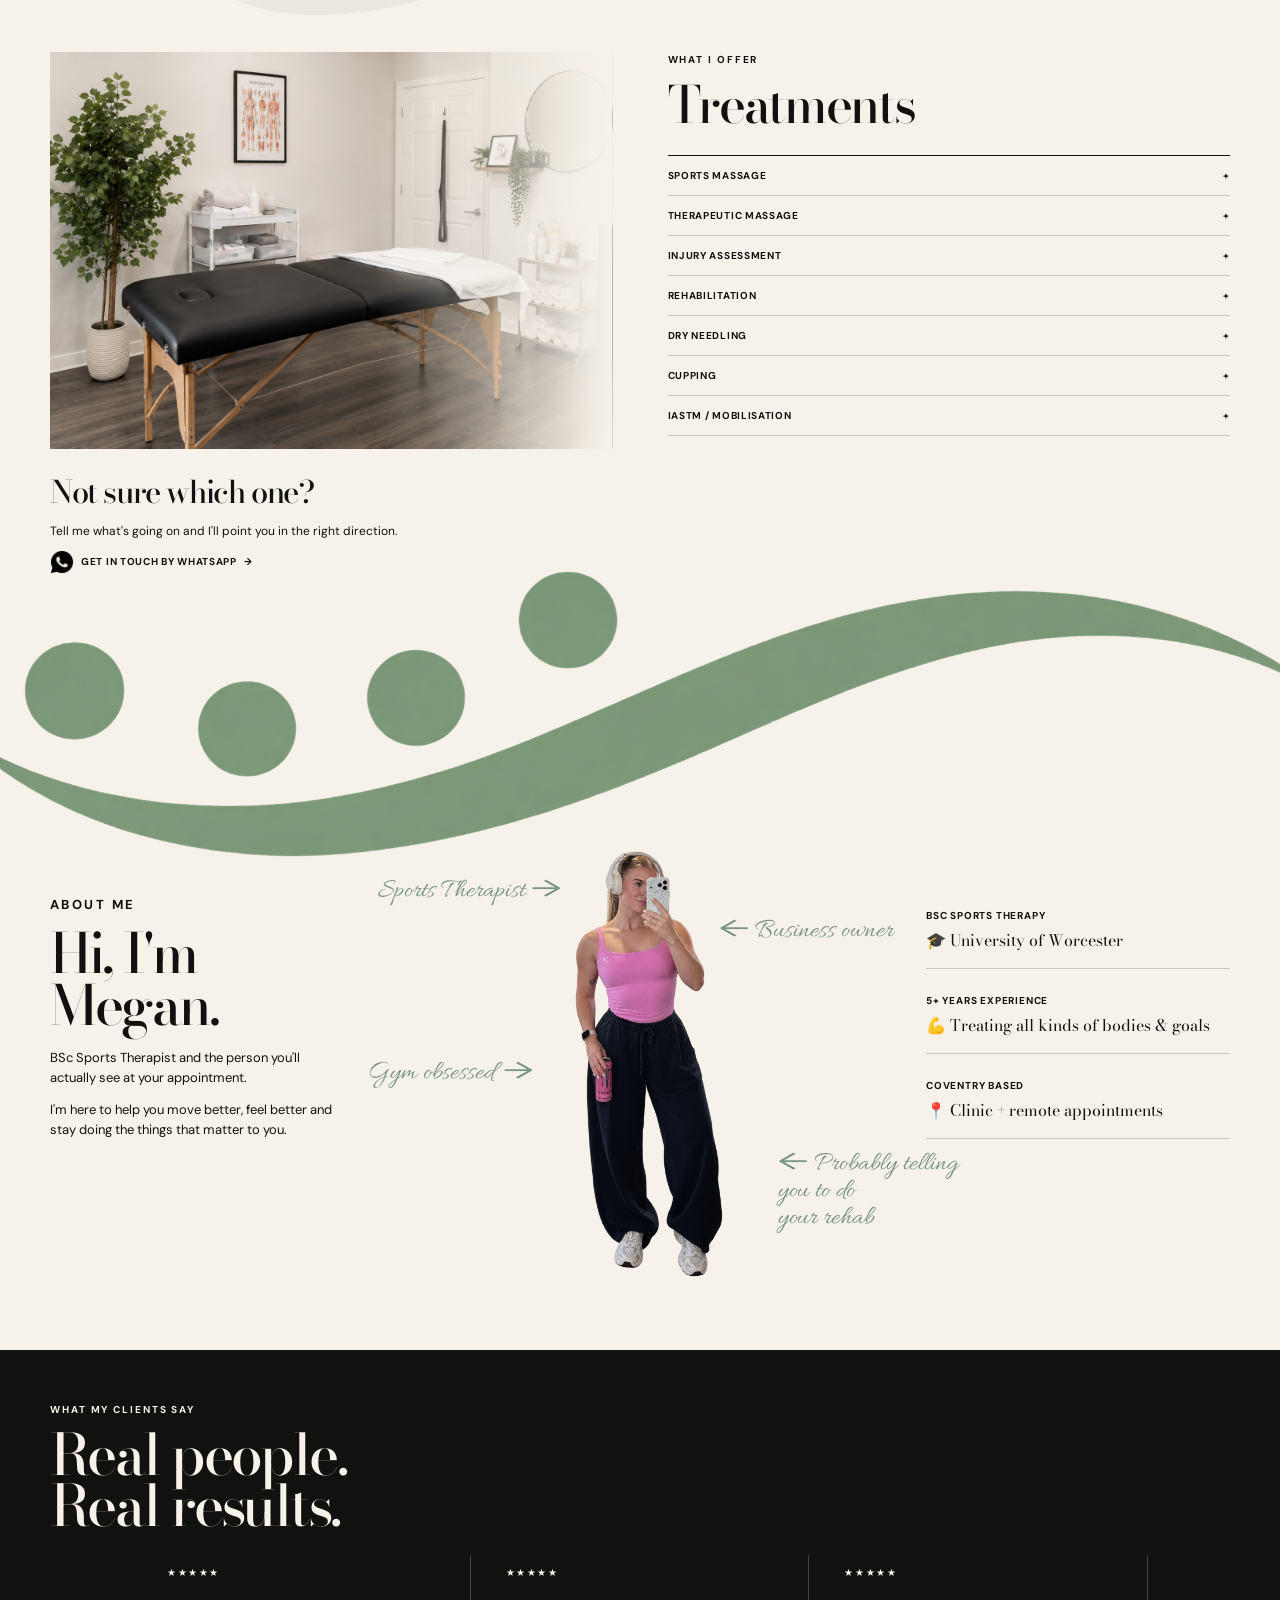
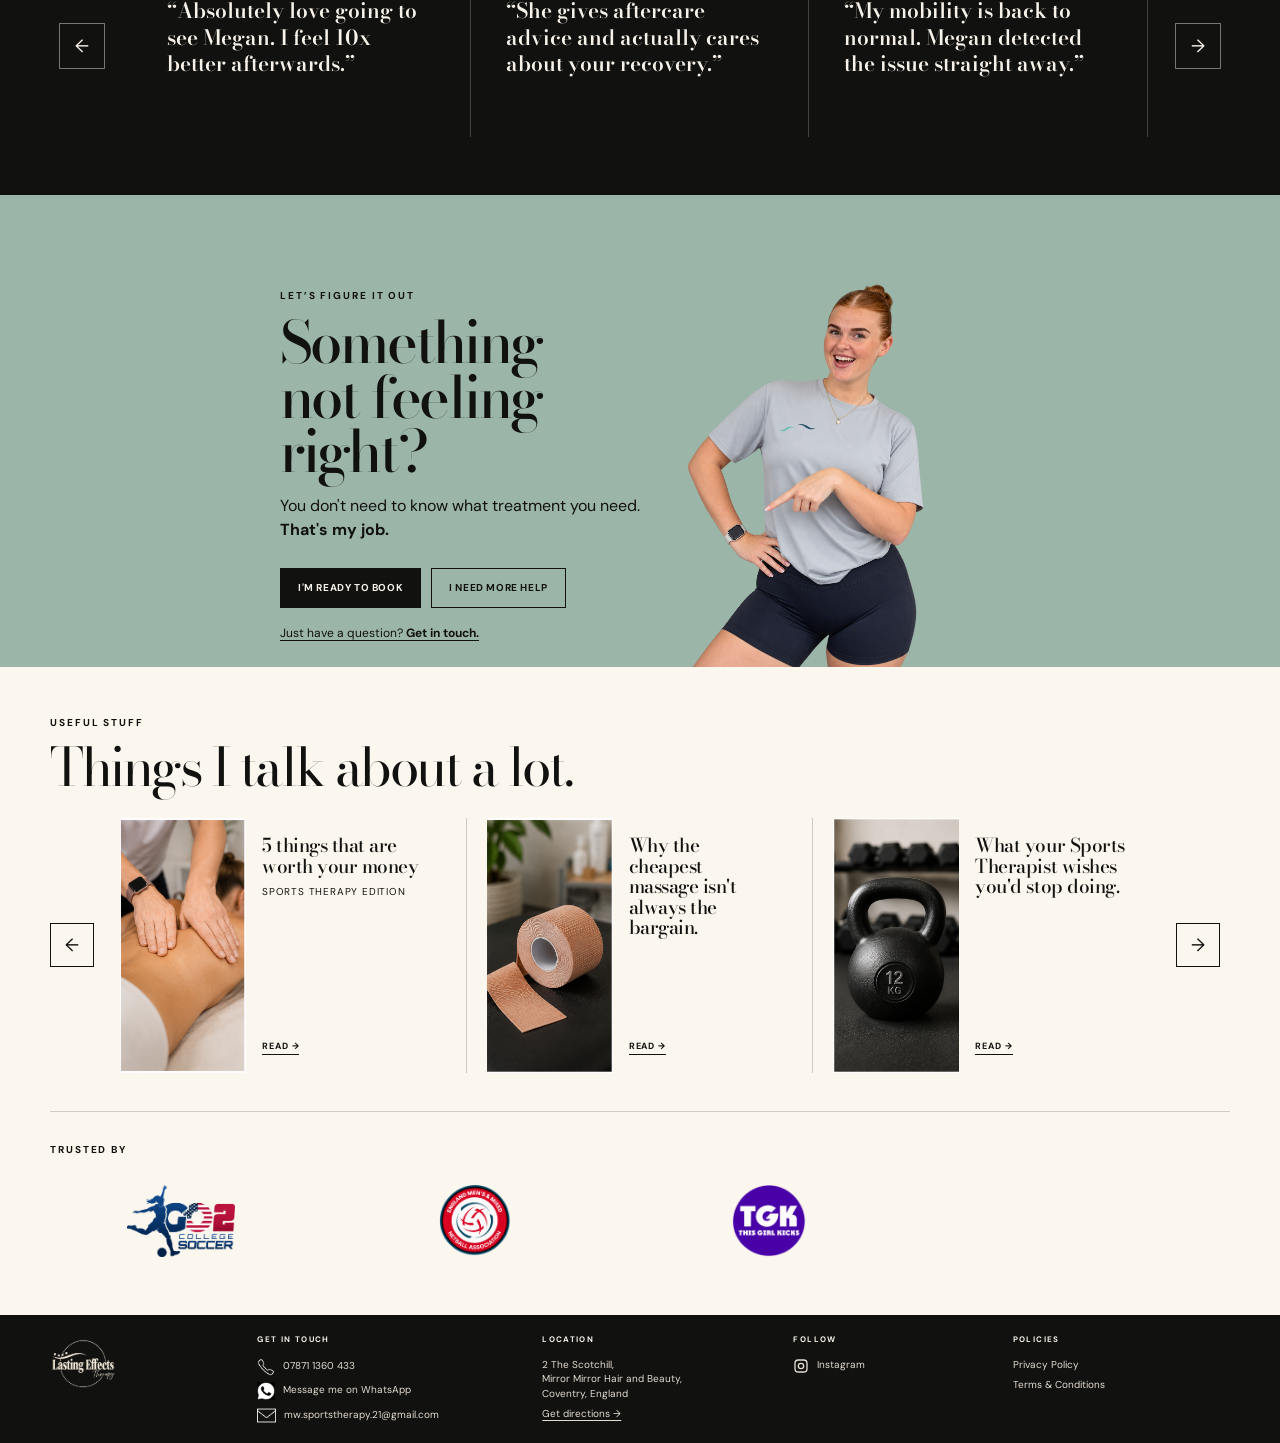
<file: old-index.html>
<!doctype html>
<html lang="en">
<head>
  <meta charset="utf-8">
  <meta name="viewport" content="width=device-width, initial-scale=1">
  <title>Lasting Effects Therapy | Sports Therapy Coventry</title>
  <meta name="description" content="Sports therapy, massage, rehabilitation and personal training in Coventry, with remote appointments available.">
  <link rel="preconnect" href="https://fonts.googleapis.com">
  <link rel="preconnect" href="https://fonts.gstatic.com" crossorigin>
  <link href="https://fonts.googleapis.com/css2?family=Allura&family=Bodoni+Moda:opsz,wght@6..96,400;6..96,500;6..96,600;6..96,700&family=DM+Sans:wght@400;500;600;700&display=swap" rel="stylesheet">
  <link rel="stylesheet" href="styles-clean.css?v=4">
</head>
<body>
  <div class="utility-bar">
    SPORTS THERAPY <b>·</b> MASSAGE <b>·</b> REHAB <b>·</b> PERSONAL TRAINING <b>·</b> COVENTRY <b>·</b> REMOTE APPOINTMENTS AVAILABLE
  </div>

  <div class="nav-wrap" id="navWrap">
    <header class="site-nav">
      <a href="#top" class="nav-logo" aria-label="Lasting Effects Therapy home">
        <img src="images/BlackTHPYlogo.png" alt="Lasting Effects Therapy">
      </a>

      <nav class="desktop-links" aria-label="Primary">
        <a href="#sorting">Start here</a>
        <a href="#treatments">Treatments</a>
        <a href="#about">About</a>
        <a href="#reviews">Reviews</a>
        <a href="personal-training.html">Personal Training</a>
        <a href="#contact">Contact</a>
      </nav>

      <a href="https://www.fresha.com/en-GB/a/megan-winslow-sports-therapy-coventry-2-the-scotchill-rw5kos5v" class="nav-cta" target="_blank" rel="noopener">I'm ready to book in</a>

      <button class="menu-btn" aria-label="Open menu" aria-expanded="false">
        <span></span><span></span>
      </button>
    </header>

    <nav class="mobile-nav" hidden>
      <a href="#sorting">Start here</a>
      <a href="#treatments">Treatments</a>
      <a href="#about">About</a>
      <a href="#reviews">Reviews</a>
      <a href="personal-training.html">Personal Training</a>
      <a href="#contact">Contact</a>
      <a href="https://www.fresha.com/en-GB/a/megan-winslow-sports-therapy-coventry-2-the-scotchill-rw5kos5v" target="_blank" rel="noopener" class="nav-cta mobile-book">I'm ready to book in</a>
    </nav>
  </div>

  <main id="top">
    <section class="hero section-shell">
      <div class="hero-copy">
        <p class="kicker">SPORTS THERAPY IN COVENTRY</p>
        <h1>Helping you<br>move <em>&amp; feel</em><br>better.</h1>
        <p class="lede">Practical treatment, honest advice and a plan that gets you back to doing the things you love.</p>
        <div class="hero-actions">
          <a href="https://www.fresha.com/en-GB/a/megan-winslow-sports-therapy-coventry-2-the-scotchill-rw5kos5v" target="_blank" rel="noopener" class="btn btn-dark">Book appointment</a>
          <a href="#sorting" class="simple-link">I'm not sure what treatment I need <span>↓</span></a>
        </div>
      </div>
      <div class="hero-photo" role="img" aria-label="Sports therapy treatment at Lasting Effects"></div>
    </section>

    <section id="sorting" class="sorting-section">
      <div class="section-shell sorting-layout">
        <div class="sorting-intro">
          <p class="kicker cream-text">START HERE</p>
          <h2 class="cream-text">So, what are we sorting?</h2>
          <p class="sorting-help cream-text">You don't need to know the treatment name. Start with what's actually going on.</p>
        </div>

        <div class="sorting-grid">
          <a href="#treatments" class="sorting-card">
            <span class="sort-num">01</span>
            <span class="sort-icon">ϟ</span>
            <h3>Something<br>actually hurts.</h3>
            <p>ASSESSMENT + REHAB</p>
            <span class="sort-arrow">→</span>
          </a>
          <a href="#treatments" class="sorting-card">
            <span class="sort-num">02</span>
            <span class="sort-icon waves">≋</span>
            <h3>Everything<br>feels tight.</h3>
            <p>SPORTS &amp; THERAPEUTIC<br>MASSAGE</p>
            <span class="sort-arrow">→</span>
          </a>
          <a href="#treatments" class="sorting-card">
            <span class="sort-num">03</span>
            <span class="sort-icon">↔</span>
            <h3>Training has<br>taken its toll.</h3>
            <p>RECOVERY &amp;<br>MAINTENANCE</p>
            <span class="sort-arrow">→</span>
          </a>
          <a href="#treatments" class="sorting-card">
            <span class="sort-num">04</span>
            <span class="sort-icon question">?</span>
            <h3>Honestly?<br>No idea.</h3>
            <p>I'LL HELP YOU<br>DECIDE</p>
            <span class="sort-arrow">→</span>
          </a>
        </div>
      </div>
    </section>

    <section class="approach-section">
      <div class="section-shell approach-layout">
        <div class="approach-mark">
          <span class="approach-circle"></span>
          <div>
            <p class="kicker">THE APPROACH</p>
            <h2 class="approach-title"><span class="approach-title-main">Lasting effects,</span><br><span class="approach-title-script">not temporary<br>fixes.</span></h2>
          </div>
          <img class="approach-wiggle" src="images/BlackWiggle.png" alt="" aria-hidden="true">
        </div>
        <div class="approach-copy">
          <p class="approach-lede">We look at the bigger picture, treat what's causing the problem and give you the support to <span class="approach-script">move better for longer.</span></p>
          <div class="approach-points">
            <span>Evidence-led treatment</span>
            <span>Hands-on + honest advice</span>
            <span>Focused on you + your goals</span>
          </div>
        </div>
      </div>
    </section>

    <section id="treatments" class="treatments-section">
      <div class="section-shell">
        <div class="treatments-main">
          <div class="offer-photo-column">
            <div class="offer-photo" role="img" aria-label="Treatment room at Lasting Effects"></div>
            <div class="treatment-help">
              <h3>Not sure which one?</h3>
              <p>Tell me what's going on and I'll point you in the right direction.</p>
              <a href="https://wa.me/447871136043" target="_blank" rel="noopener" class="whatsapp-link">
                <img src="images/newblackwhatsapp.png" alt=""> GET IN TOUCH BY WHATSAPP <span>→</span>
              </a>
            </div>
          </div>
          <div class="offer-list">
            <p class="kicker">WHAT I OFFER</p>
            <h2>Treatments</h2>

            <div class="accordion">
              <article class="acc-item">
                <button>Sports massage <span>+</span></button>
                <div class="acc-panel"><p>For tight, tired or overworked muscles, recovery and regular maintenance.</p></div>
              </article>
              <article class="acc-item">
                <button>Therapeutic massage <span>+</span></button>
                <div class="acc-panel"><p>Tailored hands-on treatment for persistent tension, stiffness and day-to-day discomfort.</p></div>
              </article>
              <article class="acc-item">
                <button>Injury assessment <span>+</span></button>
                <div class="acc-panel"><p>For pain or injury where you need to understand what's happening and what to do next.</p></div>
              </article>
              <article class="acc-item">
                <button>Rehabilitation <span>+</span></button>
                <div class="acc-panel"><p>Progressive rehabilitation designed around your body, goals and lifestyle.</p></div>
              </article>
              <article class="acc-item">
                <button>Dry needling <span>+</span></button>
                <div class="acc-panel"><p>Used where appropriate as part of a wider treatment plan.</p></div>
              </article>
              <article class="acc-item">
                <button>Cupping <span>+</span></button>
                <div class="acc-panel"><p>A treatment option that can be incorporated where it suits your presentation and goals.</p></div>
              </article>
              <article class="acc-item">
                <button>IASTM / mobilisation <span>+</span></button>
                <div class="acc-panel"><p>Hands-on techniques used selectively to support movement and recovery.</p></div>
              </article>
            </div>

          </div>
        </div>

      </div>
    </section>

    <div class="signature-separator" aria-hidden="true">
      <img src="images/SageWiggle.png" alt="">
    </div>

    <section id="about" class="about-section">
      <div class="section-shell about-layout">
        <div class="about-copy">
          <p class="kicker">ABOUT ME</p>
          <h2>Hi, I'm Megan.</h2>
          <p>BSc Sports Therapist and the person you'll actually see at your appointment.</p>
          <p>I'm here to help you move better, feel better and stay doing the things that matter to you.</p>
        </div>

        <div class="about-photo-wrap">
          <img class="about-photo" src="images/LastingEffectsSelfie.png" alt="Megan from Lasting Effects Therapy">
          <span class="script-note note-a">Sports Therapist <span class="note-arrow">→</span></span>
          <span class="script-note note-b">Gym obsessed <span class="note-arrow">→</span></span>
          <span class="script-note note-c"><span class="note-arrow">←</span> Business owner</span>
          <span class="script-note note-d">
  <span class="note-arrow">←</span>
  Probably telling<br>
  you to do<br>
  your rehab
</span>
        </div>

        <div class="credentials">
          <div><strong>BSc Sports Therapy</strong><span>🎓 University of Worcester</span></div>
          <div><strong>5+ years experience</strong><span>💪 Treating all kinds of bodies &amp; goals</span></div>
          <div><strong>Coventry based</strong><span>📍 Clinic + remote appointments</span></div>
        </div>
      </div>
    </section>

    <section id="reviews" class="reviews-section">
      <div class="section-shell">
        <div class="reviews-head">
          <div>
            <p class="kicker cream-text">WHAT MY CLIENTS SAY</p>
            <h2>Real people.<br>Real results.</h2>
          </div>
        </div>

        <div class="review-carousel">
          <button id="reviewPrev" class="review-arrow review-prev" aria-label="Previous review">←</button>
          <div class="review-window">
            <div class="review-track" id="reviewTrack">
              <blockquote><div class="stars">★★★★★</div><p>“Absolutely love going to see Megan. I feel 10x better afterwards.”</p></blockquote>
              <blockquote><div class="stars">★★★★★</div><p>“She gives aftercare advice and actually cares about your recovery.”</p></blockquote>
              <blockquote><div class="stars">★★★★★</div><p>“My mobility is back to normal. Megan detected the issue straight away.”</p></blockquote>
              <blockquote><div class="stars">★★★★★</div><p>“Megan really personalises the treatment and makes it achievable with lifestyle and improvement required.”</p></blockquote>
              <blockquote><div class="stars">★★★★★</div><p>“I always feel at ease with Meg and leave knowing exactly what I need to do next.”</p></blockquote>
            </div>
          </div>
          <button id="reviewNext" class="review-arrow review-next" aria-label="Next review">→</button>
        </div>
      </div>
    </section>

    <section id="booking" class="booking-section">
      <div class="section-shell booking-layout">
        <div class="booking-copy">
          <p class="kicker">LET’S FIGURE IT OUT</p>
          <h2>Something<br>not feeling<br>right?</h2>
          <div class="booking-response">
            <p class="booking-explainer">You don't need to know what treatment you need. <br>
              <strong>That's my job.</strong></p>
          </div>

          <div class="booking-buttons">
            <a href="https://www.fresha.com/en-GB/a/megan-winslow-sports-therapy-coventry-2-the-scotchill-rw5kos5v" target="_blank" rel="noopener" class="booking-btn booking-primary">I'm ready to book</a>
            <a href="#contact" class="booking-btn booking-secondary">I need more help</a>
          </div>
          <a href="#contact" class="booking-question-link">Just have a question? <strong>Get in touch.</strong></a>
        </div>
        <div class="booking-image">
          <img src="images/LastingEffectsPoint.png" alt="Megan pointing towards the booking options">
        </div>
      </div>
    </section>

    <section class="useful-trusted-section">
      <div class="section-shell">
        <div class="useful-header">
          <div>
            <p class="kicker useful-kicker">USEFUL STUFF</p>
            <p class="useful-sub">Things I talk about a lot.</p>
          </div>
        </div>

        <div class="useful-carousel">
          <button class="useful-arrow useful-prev" id="usefulPrev" aria-label="Previous article">←</button>
          <div class="useful-window">
            <div class="useful-track" id="usefulTrack">
              <article class="useful-card">
                <img src="images/LastingEffectsMassage.png" alt="">
                <div class="useful-card-copy">
                  <h3>5 things that are worth your money</h3>
                  <p>Sports Therapy edition</p>
                  <a href="https://www.instagram.com/lastingeffectstherapy/" target="_blank" rel="noopener">READ →</a>
                </div>
              </article>
              <article class="useful-card">
                <img src="images/LastingEffectsTape.png" alt="">
                <div class="useful-card-copy">
                  <h3>Why the cheapest massage isn't always the bargain.</h3>
                  <a href="https://www.instagram.com/lastingeffectstherapy/" target="_blank" rel="noopener">READ →</a>
                </div>
              </article>
              <article class="useful-card">
                <img src="images/LastingEffectsKB.png" alt="">
                <div class="useful-card-copy">
                  <h3>What your Sports Therapist wishes you'd stop doing.</h3>
                  <a href="https://www.instagram.com/lastingeffectstherapy/" target="_blank" rel="noopener">READ →</a>
                </div>
              </article>
            </div>
          </div>
          <button class="useful-arrow useful-next" id="usefulNext" aria-label="Next article">→</button>
        </div>

        <div class="trusted-block">
          <p class="kicker">TRUSTED BY</p>
          <div class="trusted-logos">
            <div class="trusted-logo"><img src="images/CollegeSoccer.png" alt="College Soccer"></div>
            <div class="trusted-logo"><img src="images/EnglandMensandMixedNetballAssociation.png" alt="England Men's and Mixed Netball Association"></div>
            <div class="trusted-logo"><img src="images/ThisGirlKicks.png" alt="This Girl Kicks"></div>
          </div>
        </div>
      </div>
    </section>
  </main>

  <footer id="contact" class="site-footer">
    <div class="section-shell footer-grid">
      <div class="footer-logo"><img src="images/CreamTHPYlogo.png" alt="Lasting Effects Therapy"></div>
      <div class="footer-section">
        <p class="footer-label">GET IN TOUCH</p>
        <a href="tel:+447871136043" class="icon-link"><img class="footer-contact-icon" src="images/phoneicon.png" alt="">07871 1360 433</a>
        <a href="https://wa.me/447871136043" target="_blank" rel="noopener" class="icon-link"><img class="footer-contact-icon" src="images/blackwhatsapp.gif" alt="">Message me on WhatsApp</a>
        <a href="mailto:mw.sportstherapy.21@gmail.com" class="icon-link"><img class="footer-contact-icon email-img" src="images/emailicon.png" alt="">mw.sportstherapy.21@gmail.com</a>
      </div>
      <div class="footer-section">
        <p class="footer-label">LOCATION</p>
        <span>2 The Scotchill,<br>Mirror Mirror Hair and Beauty,<br>Coventry, England</span>
        <a class="footer-underlined" target="_blank" rel="noopener" href="https://www.google.com/maps/search/?api=1&query=2%20The%20Scotchill%2C%20Mirror%20Mirror%20Hair%20and%20Beauty%2C%20Coventry%2C%20England">Get directions →</a>
      </div>
      <div class="footer-section">
        <p class="footer-label">FOLLOW</p>
        <a href="https://www.instagram.com/lastingeffectstherapy/" target="_blank" rel="noopener" class="icon-link"><svg class="instagram-icon" viewBox="0 0 24 24" aria-hidden="true"><rect x="3" y="3" width="18" height="18" rx="5" fill="none" stroke="currentColor" stroke-width="2"/><circle cx="12" cy="12" r="4" fill="none" stroke="currentColor" stroke-width="2"/><circle cx="17.5" cy="6.5" r="1.1"/></svg>Instagram</a>
      </div>
      <div class="footer-section">
        <p class="footer-label">POLICIES</p>
        <a href="#">Privacy Policy</a><a href="#">Terms &amp; Conditions</a>
      </div>
    </div>
  </footer>

  <script src="script.js"></script>
</body>
</html>
</file>
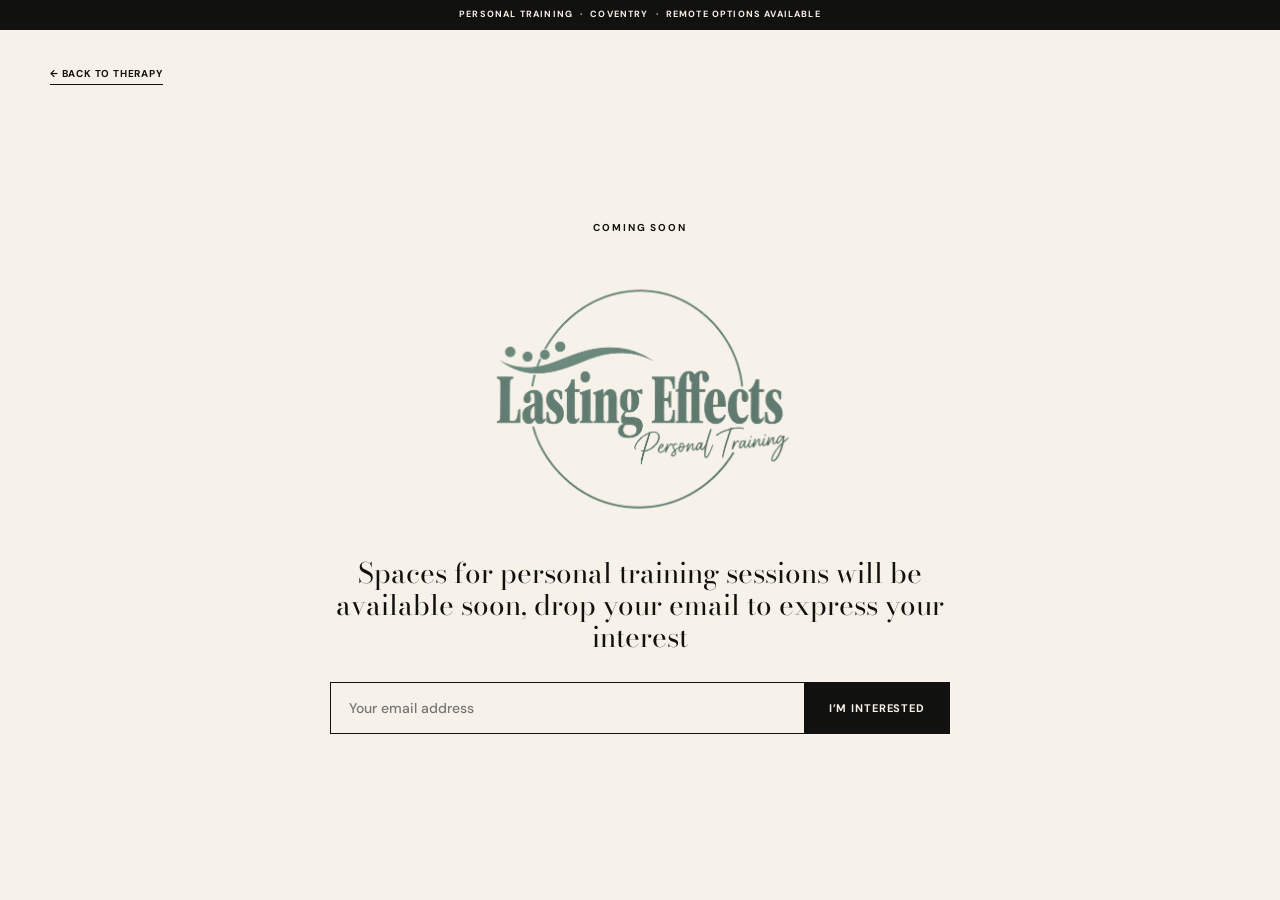
<file: personal-training.html>
<!doctype html>
<html lang="en">
<head>
  <meta charset="utf-8"><meta name="viewport" content="width=device-width, initial-scale=1">
  <title>Lasting Effects Personal Training</title>
  <link rel="preconnect" href="https://fonts.googleapis.com"><link rel="preconnect" href="https://fonts.gstatic.com" crossorigin>
  <link href="https://fonts.googleapis.com/css2?family=Allura&family=Bodoni+Moda:opsz,wght@6..96,400;6..96,500;6..96,600;6..96,700&family=DM+Sans:wght@400;500;600;700&display=swap" rel="stylesheet">
  <link rel="stylesheet" href="styles.css">
</head>
<body>
  <div class="utility-bar">PERSONAL TRAINING <b>·</b> COVENTRY <b>·</b> REMOTE OPTIONS AVAILABLE</div>
  <main class="pt-placeholder section-shell">
    <a href="index.html" class="simple-link">← Back to Therapy</a>
    <div class="pt-content">
      <p class="kicker">COMING SOON</p>
      <div class="pt-logo-wrap">
    <img class="pt-logo" src="images/SagePTlogo.png" alt="Lasting Effects Personal Training">
</div>
      <p class="pt-intro">Spaces for personal training sessions will be available soon, drop your email to express your interest</p>
      <form class="pt-interest-form" action="#" method="post" onsubmit="event.preventDefault();">
        <label class="sr-only" for="pt-email">Email address</label>
        <input id="pt-email" name="email" type="email" placeholder="Your email address" required>
        <button type="submit">I’m interested</button>
      </form>
    </div>
  </main>
</body>
</html>
</file>
<file: styles-clean.css>
:root{--cream:#F7F2E9;--sage:#9BB6A8;--sage-deep:#789486;--ink:#11110F;--line:rgba(17,17,15,.19);--max:1180px;}
*{box-sizing:border-box;}
html{scroll-behavior:smooth;}
body{margin:0;background:var(--cream);color:var(--ink);font-family:"DM Sans",Arial,sans-serif;line-height:1.5;}
a{color:inherit;text-decoration:none;}
button{font:inherit;}
.section-shell{width:min(var(--max),calc(100% - 48px));margin-inline:auto;}
.kicker{margin:0 0 12px;font-size:10px;letter-spacing:.19em;font-weight:700;}
.cream-text{color:var(--cream);}
h1,h2,h3{font-family:"Bodoni Moda",Georgia,serif;font-weight:500;letter-spacing:-.045em;}
.simple-link{
  display:inline-flex;
  gap:10px;
  align-items:center;
  font-size:10px;
  font-weight:700;
  letter-spacing:.08em;
  text-transform:uppercase;
  border-bottom:1px solid currentColor;
  padding-bottom:3px;
}
.btn{
  display:inline-flex;
  align-items:center;
  justify-content:center;
  min-height:44px;
  padding:0 20px;
  font-size:10px;
  font-weight:700;
  letter-spacing:.08em;
  text-transform:uppercase;
}
.btn-dark{background:var(--ink);color:var(--cream);}
.utility-bar{
  min-height:30px;
  background:var(--ink);
  color:var(--cream);
  display:flex;
  align-items:center;
  justify-content:center;
  gap:7px;
  padding:7px 16px;
  text-align:center;
  font-size:9px;
  font-weight:700;
  letter-spacing:.13em;
}
.nav-wrap{position:sticky;top:0;z-index:40;transition:.25s;}
.site-nav{
  width:min(var(--max),calc(100% - 48px));
  margin:auto;
  background:rgba(247,242,233,1);
  display:grid;
  align-items:center;
  gap:24px;
  transition:.25s;
}
.nav-wrap.scrolled{padding:8px 0;}
.nav-wrap.scrolled .site-nav{
  width:min(1000px,calc(100% - 24px));
  min-height:64px;
  padding:0 18px;
  border-radius:14px;
  background:rgba(247,242,233,.5);
  backdrop-filter:blur(13px);
  -webkit-backdrop-filter:blur(13px);
  box-shadow:0 10px 32px rgba(0,0,0,.12);
}
.nav-logo{width:150px;height:72px;display:flex;align-items:center;}
.nav-logo img{width:100%;height:100%;object-fit:contain;}
.desktop-links{display:flex;justify-content:center;gap:18px;font-size:10px;}
.desktop-links a{white-space:nowrap;}
.nav-cta{
  background:var(--ink);
  color:var(--cream);
  padding:11px 15px;
  font-size:9px;
  font-weight:700;
  letter-spacing:.09em;
  text-transform:uppercase;
  white-space:nowrap;
}
.menu-btn,.mobile-nav{display:none;}
.hero{display:grid;grid-template-columns:.83fr 1.17fr;min-height:520px;}
.hero-copy{display:flex;flex-direction:column;justify-content:center;padding:52px 48px 52px 0;position:relative;z-index:2;}
.hero h1{font-size:clamp(58px,6.25vw,93px);line-height:.86;margin:0;}
.hero h1 em{font-family:"Amsterdam Four","Allura",cursive;font-weight:400;letter-spacing:0;color:var(--sage-deep);}
.lede{max-width:420px;margin:24px 0 0;font-size:14px;}
.hero-actions{display:flex;gap:22px;align-items:center;flex-wrap:wrap;margin-top:30px;}
.hero-photo{
  min-height:520px;
  background-image:linear-gradient(90deg,var(--cream) 0%,rgba(247,242,233,.92) 7%,rgba(247,242,233,.25) 28%,rgba(247,242,233,0) 50%),url("images/LastingEffectsHero.png");
  background-size:cover;
  background-position:center;
}
.sorting-section{background:var(--sage);padding:38px 0 42px;}
.sorting-layout{display:grid;grid-template-columns:.72fr 1.28fr;gap:55px;align-items:start;}
.sorting-intro{padding:6px 0;}
.sorting-intro h2{font-size:58px;line-height:.92;margin:0;max-width:430px;}
.sorting-help{max-width:380px;margin:28px 0 0;font-size:15px;line-height:1.5;}
.sorting-grid{display:grid;grid-template-columns:1fr 1fr;border:1px solid rgba(17,17,15,.35);background:var(--cream);}
.sorting-card{
  background:var(--cream);
  min-height:195px;
  padding:16px 18px 14px;
  display:grid;
  grid-template-columns:1fr auto;
  grid-template-rows:auto auto 1fr auto auto;
  border-right:1px solid rgba(17,17,15,.3);
  border-bottom:1px solid rgba(17,17,15,.3);
  text-align:center;
}
.sorting-card:nth-child(2n){border-right:0;}
.sorting-card:nth-child(n/**/+3){border-bottom:0;}
.sorting-card:hover{background:#fffaf2;}
.sort-num{grid-column:1/-1;justify-self:start;font-size:10px;color:#7a7b75;}
.sort-icon{grid-column:1/-1;font-family:Georgia,serif;font-size:25px;line-height:1;margin:8px 0 4px;}
.sort-icon.question{
  width:26px;
  height:26px;
  border:1px solid #8b8c87;
  border-radius:50%;
  display:grid;
  place-items:center;
  justify-self:center;
  font-size:16px;
}
.sorting-card h3{grid-column:1/-1;margin:8px 0 9px;font-size:22px;line-height:.98;}
.sorting-card p{grid-column:1/-1;margin:0;font-size:8px;line-height:1.35;font-weight:700;letter-spacing:.12em;}
.sort-arrow{grid-column:1/-1;justify-self:center;margin-top:8px;font-size:15px;}
.approach-section,.treatments-section,.about-section{background:var(--cream);}
.approach-section{padding:68px 0;}
.approach-layout{display:grid;grid-template-columns:1fr 1fr;gap:70px;}
.approach-mark{position:relative;display:grid;place-items:center;}
.approach-circle{position:absolute;border:2px solid var(--sage);border-radius:50%;}
.approach-mark>div{position:relative;background:var(--cream);padding:14px 7px;text-align:center;}
.approach-mark h2{margin:0;}
.approach-lede{margin:0;max-width:570px;font-family:"Bodoni Moda",Georgia,serif;font-size:29px;line-height:1.18;}
.black-wiggle{height:auto;margin:4px 0 14px;}
.approach-points{display:flex;gap:10px 22px;flex-wrap:wrap;font-size:12px;}
.approach-points span:before{content:"•";margin-right:8px;color:var(--sage-deep);}
.treatments-section{padding:64px 0 24px;}
.treatments-main{display:grid;grid-template-columns:1fr 1fr;gap:55px;}
.offer-list h2{font-size:51px;line-height:1;margin:0 0 25px;}
.accordion{border-top:1px solid var(--ink);}
.acc-item{border-bottom:1px solid var(--line);}
.acc-item button{
  width:100%;
  border:0;
  background:none;
  padding:12px 0;
  display:flex;
  justify-content:space-between;
  cursor:pointer;
  font-size:10px;
  font-weight:700;
  letter-spacing:.07em;
  text-transform:uppercase;
}
.acc-panel{display:none;padding:0 24px 13px 0;color:#565850;font-size:13px;}
.acc-panel p{margin:0;}
.acc-item.open .acc-panel{display:block;}
.acc-item.open button span{transform:rotate(45deg);}
.treatment-help p{font-size:12px;}
.whatsapp-link{display:inline-flex;align-items:center;gap:7px;font-size:10px;font-weight:700;letter-spacing:.07em;text-transform:uppercase;}
.whatsapp-link svg{width:23px;height:23px;fill:currentColor;}
.signature-separator{background:var(--cream);display:flex;align-items:center;}
.signature-separator img{height:auto;display:block;}
.about-section{padding:46px 0 72px;}
.about-layout{display:grid;grid-template-columns:.75fr 1.25fr .76fr;gap:38px;align-items:center;}
.about-copy h2{font-size:55px;line-height:.95;margin:0 0 17px;}
.about-copy p{max-width:290px;font-size:13px;}
.about-photo-wrap{position:relative;display:flex;justify-content:center;align-items:flex-end;}
.script-note{position:absolute;font-family:"Amsterdam Four","Allura",cursive;font-size:27px;line-height:1;}
.credentials{display:grid;gap:24px;}
.credentials div{padding-bottom:16px;border-bottom:1px solid var(--line);}
.credentials strong{display:block;font-size:10px;letter-spacing:.08em;text-transform:uppercase;}
.credentials span{display:block;margin-top:5px;font-family:"Bodoni Moda",Georgia,serif;font-size:16px;}
.reviews-section{background:var(--ink);color:var(--cream);padding:52px 0 58px;}
.reviews-head{margin-bottom:24px;}
.reviews-head h2{font-size:57px;line-height:.9;margin:0;}
.review-carousel{display:grid;align-items:center;gap:18px;}
.review-window{overflow:hidden;}
.review-track{display:flex;transition:transform .35s;}
.review-track blockquote{flex:0 0 33.333%;margin:0;padding:10px 35px 8px;min-height:145px;border-right:1px solid rgba(247,242,233,.22);}
.review-track blockquote:last-child{border-right:0;}
.stars{font-size:10px;letter-spacing:.16em;margin-bottom:17px;}
.review-track p{margin:0;font-family:"Bodoni Moda",Georgia,serif;font-size:21px;font-weight:600;line-height:1.25;}
.review-arrow{
  width:46px;
  height:46px;
  border:1px solid rgba(247,242,233,.45);
  background:none;
  color:var(--cream);
  cursor:pointer;
  font-size:18px;
  justify-self:center;
}
.review-arrow:hover{background:var(--cream);color:var(--ink);}
.booking-section{background:var(--sage);padding:42px 0 0;}
.booking-copy h2{margin:0 0 15px;}
.booking-copy>p{max-width:460px;font-size:14px;}
.booking-buttons{display:flex;gap:10px;flex-wrap:wrap;}
.booking-btn{
  display:inline-flex;
  align-items:center;
  justify-content:center;
  min-height:40px;
  padding:0 17px;
  border:1px solid var(--ink);
  font-size:10px;
  font-weight:700;
  letter-spacing:.06em;
  text-transform:uppercase;
}
.booking-primary{background:var(--ink);color:var(--cream);}
.booking-secondary{background:transparent;}
.booking-question-link{margin-top:16px;font-size:12px;text-decoration:underline;text-underline-offset:3px;}
.booking-image{align-self:end;}
.booking-image img{max-width:100%;object-fit:contain;object-position:bottom;}
.trusted-section{padding:42px 0 50px;background:#fbf7ef;}
.trusted-logos{display:grid;grid-template-columns:repeat(5,1fr);gap:14px;margin-top:18px;}
.trusted-logo{display:grid;place-items:center;padding:10px;}
.trusted-logo img{max-width:100%;max-height:72px;object-fit:contain;}
.trusted-logo.future{border:1px dashed rgba(17,17,15,.16);color:#999;font-size:9px;letter-spacing:.1em;text-transform:uppercase;}
.site-footer{background:var(--ink);color:var(--cream);}
.footer-grid{display:grid;}
.footer-section a,.footer-section span{font-size:10px;line-height:1.45;color:#e3ddd2;}
.footer-label{color:var(--cream)!important;font-size:8px!important;font-weight:700;}
.instagram-icon{flex:0 0 auto;}
.footer-underlined{text-decoration:underline;text-underline-offset:3px;margin-top:6px;}
.pt-placeholder{min-height:calc(100vh - 30px);padding-top:30px;}
.pt-content h1{font-size:clamp(55px,8vw,95px);line-height:.9;margin:0 0 20px;}
.pt-content em{font-family:"Amsterdam Four","Allura",cursive;color:var(--sage-deep);font-weight:400;}
@media (max-width:980px){
  .desktop-links{display:none;}
  .menu-btn{display:grid;gap:6px;border:0;background:none;padding:10px;cursor:pointer;}
  .menu-btn span{width:22px;height:1px;background:var(--ink);}
  .mobile-nav.open{
    display:grid;
    background:rgba(247,242,233,.95);
    padding:18px 24px 25px;
    gap:14px;
    border-top:1px solid var(--line);
    box-shadow:0 12px 25px rgba(0,0,0,.08);
  }
  .mobile-nav a{font-size:13px;}
  .hero{grid-template-columns:1fr;}
  .hero-photo{
    order:-1;
    min-height:390px;
    background-image:linear-gradient(0deg,var(--cream) 0%,rgba(247,242,233,.88) 8%,rgba(247,242,233,0) 30%),url("images/LastingEffectsHero.png");
  }
  .hero-copy{padding:35px 0 44px;}
  .sorting-layout{grid-template-columns:1fr;gap:30px;}
  .approach-layout{grid-template-columns:.8fr 1.2fr;gap:34px;}
  .treatments-main{gap:28px;}
  .treatment-help{margin-left:calc(50% + 14px);}
  .about-layout{grid-template-columns:.8fr 1.2fr;}
  .credentials{grid-column:1/-1;grid-template-columns:repeat(3,1fr);}
  .review-track blockquote{flex-basis:50%;}
  .footer-section:last-child{grid-column:3;}
}
@media (max-width:680px){
  .section-shell,.site-nav{width:calc(100% - 28px);}
  .utility-bar{font-size:7px;line-height:1.35;min-height:34px;}
  .nav-wrap.scrolled{padding:6px 0;}
  .nav-wrap.scrolled .site-nav{width:calc(100% - 16px);border-radius:8px;}
  .site-nav{min-height:68px;grid-template-columns:1fr auto;}
  .nav-cta{display:none;}
  .nav-logo{width:125px;height:58px;}
  .mobile-book{display:block!important;width:max-content;}
  .hero-photo{min-height:310px;}
  .hero h1{font-size:54px;}
  .lede{font-size:13px;}
  .hero-actions{align-items:flex-start;flex-direction:column;}
  .hero-actions .btn{width:100%;}
  .sorting-section{padding:34px 0;}
  .sorting-intro h2{font-size:45px;}
  .sorting-help{font-size:13px;}
  .sorting-grid{grid-template-columns:1fr 1fr;}
  .sorting-card{min-height:170px;padding:13px 11px;}
  .sorting-card h3{font-size:19px;}
  .sort-icon{font-size:22px;}
  .approach-section{padding:50px 0;}
  .approach-layout{grid-template-columns:1fr;gap:26px;}
  .approach-lede{font-size:23px;}
  .treatments-section{padding:48px 0 20px;}
  .treatments-main{grid-template-columns:1fr;}
  .offer-photo{
    min-height:300px;
    background-image:linear-gradient(0deg,var(--cream) 0%,rgba(247,242,233,.88) 7%,rgba(247,242,233,0) 30%),url("images/LastingEffectsHero.png");
  }
  .offer-list h2{font-size:42px;}
  .about-section{padding:38px 0 48px;}
  .about-layout{grid-template-columns:1fr;}
  .about-copy h2{font-size:45px;}
  .about-photo{height:355px;width:64%;}
  .script-note{font-size:22px;}
  .credentials{grid-column:auto;grid-template-columns:1fr;gap:14px;}
  .reviews-section{padding:46px 0;}
  .reviews-head h2{font-size:44px;}
  .review-carousel{grid-template-columns:42px 1fr 42px;gap:8px;}
  .review-arrow{width:38px;height:38px;}
  .review-track blockquote{flex-basis:100%;padding:8px 10px;border:0;}
  .booking-section{padding-top:42px;}
  .booking-buttons{gap:8px;}
  .booking-btn{flex:1;min-width:140px;padding:0 11px;font-size:9px;}
  .trusted-logos{grid-template-columns:repeat(2,1fr);}
  .trusted-logo.future:last-child{grid-column:1/-1;}
  .footer-section:last-child{grid-column:auto;}
}
@media (prefers-reduced-motion:reduce){
  html{scroll-behavior:auto;}
  .site-nav,.nav-wrap,.review-track{transition:none;}
}
.site-nav .nav-logo{width:300px;height:112px;transition:width .25s ease,height .25s ease;}
.site-nav{grid-template-columns:320px 1fr auto;min-height:122px;}
.nav-wrap.scrolled .site-nav{grid-template-columns:185px 1fr auto;}
.nav-wrap.scrolled .nav-logo{width:150px;height:72px;}
.approach-lede{position:relative;z-index:2;}
.approach-script{
  display:inline-block;
  font-family:"Amsterdam Four","Allura",cursive;
  font-weight:400;
  color:var(--sage-deep);
  font-size:1.22em;
  line-height:.9;
  letter-spacing:0;
  white-space:nowrap;
}
.approach-copy{position:relative;overflow:visible;}
.black-wiggle{position:absolute;left:-10px;bottom:10px;width:105%;max-width:none;opacity:.04;z-index:0;pointer-events:none;}
.approach-points{position:relative;z-index:2;}
.approach-mark h2{font-variant-ligatures:none;}
.offer-photo{
  background-image:linear-gradient(90deg,rgba(247,242,233,0) 58%,rgba(247,242,233,.35) 75%,rgba(247,242,233,.95) 96%,var(--cream) 100%),
    url("images/LastingEffectsTreatmentRoom.png");
}
.treatment-help{border-top:0;}
.treatment-help h3{margin-top:0;}
.signature-separator{height:150px;margin-bottom:-55px;overflow:visible;pointer-events:none;}
.signature-separator img{width:110vw;max-width:none;margin-left:-5vw;opacity:1;}
.about-photo-wrap{min-height:480px;}
.note-a{left:-2%;top:21%;}
.note-b{left:-4%;top:57%;}
.note-c{right:-1%;top:29%;}
.note-d{bottom:9%;text-align:left;}
.note-arrow{display:inline-block;font-family:"DM Sans",Arial,sans-serif;font-size:.85em;margin:0 6px;transform:scaleX(1.7);transform-origin:center;}
.booking-copy h2{max-width:560px;}
.useful-trusted-section{background:#fbf7ef;padding:48px 0 50px;}
.useful-header{display:flex;justify-content:space-between;align-items:flex-end;gap:26px;}
.useful-grid{display:grid;grid-template-columns:repeat(3,1fr);gap:18px;}
.useful-card-copy{display:flex;flex-direction:column;}
.useful-card h3{margin:0;font-size:19px;line-height:1.08;letter-spacing:-.025em;}
.useful-card p{margin:7px 0 0;font-size:10px;text-transform:uppercase;letter-spacing:.08em;}
.useful-card a{margin-top:auto;width:max-content;font-size:9px;letter-spacing:.1em;font-weight:700;border-bottom:1px solid currentColor;}
.trusted-block{border-top:1px solid var(--line);margin-top:38px;padding-top:30px;}
.trusted-block .trusted-logos{grid-template-columns:repeat(3,1fr);gap:32px;max-width:850px;}
.trusted-logo{height:90px;}
.review-carousel{grid-template-columns:64px 1fr 64px;}
.review-arrow{position:relative;z-index:3;}
.footer-logo{align-self:start;}
.footer-logo img{object-fit:contain;object-position:left top;display:block;}
.footer-section{padding-top:0;}
.footer-label{margin-top:0!important;}
@media (max-width:980px){
  .site-nav{grid-template-columns:250px 1fr auto;}
  .site-nav .nav-logo{width:230px;height:96px;}
  .nav-wrap.scrolled .site-nav{grid-template-columns:160px 1fr auto;}
  .nav-wrap.scrolled .nav-logo{width:140px;height:66px;}
  .useful-grid{grid-template-columns:1fr;}
  .useful-card{grid-template-columns:150px 1fr;}
  .footer-logo{grid-column:1;}
}
@media (max-width:680px){
  .site-nav,
  .nav-wrap.scrolled .site-nav{grid-template-columns:1fr auto;min-height:74px;}
  .site-nav .nav-logo,
  .nav-wrap.scrolled .nav-logo{width:145px;height:66px;}
  .approach-script{white-space:normal;}
  .black-wiggle{width:120%;left:-10%;bottom:25px;}
  .treatment-help{padding-top:0;}
  .signature-separator{height:82px;margin-top:-28px;margin-bottom:-28px;}
  .about-photo-wrap{min-height:430px;}
  .note-d{bottom:4%;}
  .useful-header{display:block;}
  .useful-header .simple-link{margin-top:14px;}
  .useful-card h3{font-size:17px;}
  .trusted-block .trusted-logos{grid-template-columns:1fr;gap:12px;}
  .footer-logo img{width:62px;height:62px;}
}
.approach-mark{overflow:visible;align-items:start;padding-top:8px;}
.approach-circle{width:315px;height:315px;top:0;}
.approach-mark>div{margin-top:60px;}
.approach-mark h2{font-size:72px;line-height:.94;}
.approach-wiggle{max-width:none;pointer-events:none;z-index:0;}
.approach-copy{align-self:start;}
.black-wiggle{display:none!important;}
.offer-list{display:flex;flex-direction:column;}
.accordion{margin-bottom:0;}
.treatment-help{margin-left:calc(50% + 28px);margin-top:-1px;}
.about-photo-wrap{overflow:visible;padding-top:78px;}
.about-photo{width:64%;height:auto;max-height:430px;object-fit:contain;object-position:center top;margin-top:0;}
.script-note,
.note-arrow{color:var(--sage-deep);}
.note-d{right:-18%;min-width:200px;}
.useful-header{margin-bottom:26px;}
.useful-kicker{font-size:10px;letter-spacing:.19em;font-weight:700;}
.useful-sub{margin:0;font-family:"Bodoni Moda",Georgia,serif;font-size:53px;line-height:.95;letter-spacing:-.045em;}
.useful-carousel{display:grid;grid-template-columns:54px 1fr 54px;align-items:center;gap:16px;}
.useful-window{overflow:hidden;}
.useful-track{display:flex;transition:transform .35s ease;}
.useful-card{
  flex:0 0 33.333%;
  display:grid;
  grid-template-columns:126px 1fr;
  min-height:220px;
  border:0;
  border-right:1px solid var(--line);
  background:transparent;
  padding:0 20px;
}
.useful-card:first-child{padding-left:0;}
.useful-card:last-child{border-right:0;padding-right:0;}
.useful-card img{width:100%;height:100%;object-fit:cover;}
.useful-card-copy{padding:18px 16px;}
.useful-arrow{width:44px;height:44px;border:1px solid var(--ink);background:transparent;color:var(--ink);cursor:pointer;font-size:18px;}
.useful-arrow:hover{background:var(--ink);color:var(--cream);}
.footer-section{display:flex;flex-direction:column;padding:0;margin:0;}
.footer-label{padding:0;line-height:1;}
.footer-section a,
.footer-section span{line-height:1.45;margin:0;}
.whatsapp-footer-icon{filter:invert(1);}
.email-footer-icon{display:inline-flex;width:18px;min-width:18px;font-size:16px;line-height:1;justify-content:center;}
@media (max-width:980px){
  .approach-mark h2{font-size:62px;}
  .approach-circle{width:285px;height:285px;}
  .approach-copy{padding-top:45px;}
  .approach-points{margin-top:48px;}
  .note-d{right:-8%;}
  .useful-card{flex-basis:50%;}
}
@media (max-width:680px){
  .approach-mark{padding-top:0;}
  .approach-circle{width:255px;height:255px;}
  .approach-mark>div{margin-top:52px;}
  .approach-mark h2{font-size:48px;}
  .approach-copy{padding-top:10px;}
  .approach-points{margin-top:34px;}
  .treatment-help{margin-left:0;}
  .about-photo-wrap{padding-top:95px;}
  .about-photo{max-height:390px;}
  .note-d{right:-2%;min-width:150px;}
  .booking-image img{transform:none;}
  .useful-sub{font-size:42px;}
  .useful-carousel{grid-template-columns:40px 1fr 40px;gap:8px;}
  .useful-card{flex-basis:100%;grid-template-columns:105px 1fr;min-height:185px;border-right:0;padding:0 8px;}
}
.georgia-i{font-family:Georgia,serif;font-style:normal;font-weight:400;letter-spacing:-.02em;}
.approach-section{padding-bottom:5px;}
.approach-mark{min-height:430px;}
.approach-wiggle{bottom:-12px;width:105%;opacity:.04;}
.approach-layout{align-items:start;}
.approach-copy{padding-top:60px;}
.approach-points{margin-top:62px;}
.treatments-section{padding-top:5px;}
.treatments-main{align-items:start;}
.offer-photo{min-height:0;height:397px;background-size:cover;background-position:center;}
.offer-list{min-height:0;}
.treatment-help{margin:0;padding:28px 0 34px;border:0;}
.treatment-help h3{font-size:31px;margin:0 0 9px;}
.treatment-help p{margin:0 0 13px;}
.signature-separator{margin-top:0;position:relative;z-index:1;}
.booking-layout{gap:24px;min-height:430px;}
.booking-copy{padding-bottom:50px;}
.booking-copy h2{font-size:58px;line-height:.94;}
.booking-image{height:405px;padding-top:48px;overflow:visible;}
.booking-blank{min-height:1px;}
.site-footer{padding:20px 0 18px;}
.footer-grid{gap:34px;align-items:start;}
.footer-logo img{width:66px;height:66px;margin-top:-3px;}
.footer-section{gap:6px;font-size:10px;}
.footer-label{margin:0 0 9px!important;font-size:9px;letter-spacing:.17em;}
.footer-contact-icon{filter:invert(1);}
.footer-contact-icon.email-img{width:17px;height:17px;}
.instagram-icon{width:16px;height:16px;}
@media (max-width:980px){
  .approach-mark{min-height:385px;}
  .offer-photo{height:385px;}
  .footer-grid{grid-template-columns:.65fr 1.4fr 1.15fr .8fr .8fr;gap:20px;}
}
@media (max-width:680px){
  .approach-section{padding-bottom:5px;}
  .approach-mark{min-height:345px;}
  .approach-wiggle{bottom:0;width:112%;}
  .treatments-section{padding-top:5px;}
  .offer-photo{height:330px;}
  .treatment-help{padding:22px 0 30px;}
  .booking-layout{gap:10px;}
  .booking-copy{padding-bottom:34px;}
  .booking-copy h2{font-size:45px;}
  .booking-image{height:330px;padding-top:60px;}
  .booking-image img{max-height:285px;}
  .booking-blank{display:none;}
  .footer-grid{grid-template-columns:1fr 1fr;gap:24px 28px;}
  .footer-logo{grid-column:1 / -1;}
}
.libre-i{font-family:"Libre Baskerville",Georgia,serif;font-style:normal;font-weight:400;display:inline-block;letter-spacing:-.02em;}
.offer-photo-column{display:flex;flex-direction:column;min-width:0;}
.offer-photo-column .offer-photo{width:100%;}
.offer-photo-column .treatment-help{margin:0;padding:20px 0 24px;width:100%;}
.offer-photo-column .treatment-help h3{margin:0 0 6px;}
.offer-photo-column .treatment-help p{margin:0 0 10px;}
.whatsapp-link img{width:24px;height:24px;object-fit:contain;}
.booking-copy>.kicker{font-size:10px;letter-spacing:.19em;font-weight:700;}
.booking-explainer{margin-bottom:0!important;}
.booking-job{z-index:4;}
.footer-grid .footer-section:last-child{transform:translateX(-20px);}
@media (max-width:680px){
  .approach-wiggle{left:calc(-10% + 25px);}
  .offer-photo-column .treatment-help{padding:16px 0 22px;}
  .booking-job{position:relative;display:block;margin:-4px 0 12px 42%;}
  .footer-grid .footer-section:last-child{transform:none;}
}
.booking-section .section-shell{position:relative;}
.booking-copy{justify-self:end;}
.booking-image{justify-self:start;}
.booking-response{padding-right:135px;}
.booking-explainer{margin:0!important;}
.booking-job{
  position:absolute;
  left:315px;
  top:4px;
  margin:0;
  font-family:"Amsterdam Four","Allura",cursive;
  color:var(--cream);
  font-size:35px;
  line-height:.95;
  white-space:nowrap;
  transform:rotate(9deg);
  transform-origin:left center;
  pointer-events:none;
}
.booking-buttons{margin-top:26px;}
@media (max-width:980px){
  .booking-layout{column-gap:28px;}
  .booking-response{padding-right:105px;}
  .booking-job{left:275px;top:7px;font-size:31px;}
}
@media (max-width:680px){
  .booking-layout{row-gap:4px;}
  .booking-copy,
  .booking-image{justify-self:stretch;}
  .booking-response{display:block;max-width:none;padding-right:0;padding-bottom:40px;}
  .booking-explainer{max-width:100%;}
  .booking-job{left:auto;right:8%;top:29px;font-size:30px;transform:rotate(7deg);}
  .booking-image{justify-content:center;}
}
.approach-mark h2.approach-title{font-size:58px;line-height:.91;letter-spacing:-.045em;}
.approach-title-main{font-family:"Bodoni Moda",Georgia,serif;}
.approach-title-script{font-family:"Amsterdam Four","Allura",cursive;font-weight:400;font-size:.86em;letter-spacing:0;line-height:.84;}
.booking-job{display:none!important;}
.booking-response{position:static;display:block;max-width:none;margin-top:8px;padding:0;}
.booking-explainer{max-width:none;}
.footer-grid{grid-template-columns:.8fr 1.2fr 1fr .9fr .9fr;column-gap:32px;}
.footer-grid .footer-section:nth-of-type(3){transform:translateX(-10px);}
.footer-grid .footer-section:nth-of-type(4){transform:translateX(-10px);}
.pt-logo{max-height:310px;object-position:left center;}
.pt-intro{font-family:"Bodoni Moda",Georgia,serif;font-size:28px;line-height:1.15;}
.pt-interest-form{display:flex;margin-top:28px;}
.pt-interest-form input{
  flex:1;
  min-width:0;
  border:1px solid var(--ink);
  border-right:0;
  background:var(--cream);
  padding:16px 18px;
  font:500 14px "DM Sans",Arial,sans-serif;
  color:var(--ink);
}
.pt-interest-form button{
  border:1px solid var(--ink);
  background:var(--ink);
  color:var(--cream);
  padding:16px 24px;
  font:700 11px "DM Sans",Arial,sans-serif;
  text-transform:uppercase;
  letter-spacing:.08em;
  cursor:pointer;
}
.sr-only{position:absolute;width:1px;height:1px;padding:0;margin:-1px;overflow:hidden;clip:rect(0,0,0,0);white-space:nowrap;border:0;}
@media (max-width:980px){
  .approach-mark h2.approach-title{font-size:52px;}
  .booking-layout{width:min(820px,calc(100% - 80px));grid-template-columns:minmax(340px,1fr) minmax(260px,320px);}
}
@media (max-width:680px){
  .approach-mark h2.approach-title{font-size:44px;}
  .booking-layout{width:100%;grid-template-columns:1fr;}
  .footer-grid .footer-section:nth-of-type(3),
  .footer-grid .footer-section:nth-of-type(4){transform:none;}
  .pt-intro{font-size:23px;}
  .pt-interest-form{display:block;}
  .pt-interest-form input{width:100%;border-right:1px solid var(--ink);}
  .pt-interest-form button{width:100%;margin-top:8px;}
}
.approach-wiggle{position:absolute;left:0!important;transform:translateX(115px);}
.booking-copy{padding-right:0;margin-right:0;}
.booking-image{padding-left:0;margin-left:0;}
.booking-layout{
  width:fit-content;
  max-width:calc(100% - 120px);
  margin-inline:auto;
  display:grid;
  grid-template-columns:430px 360px;
  column-gap:0;
  align-items:end;
  justify-content:center;
}
.booking-copy{transform:translateX(35px);width:430px;padding:0;margin:0;}
.booking-image{width:360px;padding:0;margin:0;display:flex;justify-content:flex-start;align-items:flex-end;}
.booking-image img{max-height:385px;margin:0;transform:none;}
.booking-question-link{display:inline-block;margin-bottom:25px;}
.pt-content{max-width:760px;margin:15vh auto;text-align:center;display:flex;flex-direction:column;align-items:center;}
.pt-logo{display:block;width:min(650px, 90%);height:auto;object-fit:contain;margin:18px auto 22px;}
.pt-intro{max-width:620px;margin:0 auto;text-align:center;}
.pt-interest-form{width:min(620px, 100%);margin:28px auto 0;}
.pt-content .pt-logo{
  display:block!important;
  position:static!important;
  float:none!important;
  width:min(650px, 90%)!important;
  height:auto!important;
  margin:18px auto 22px!important;
  align-self:center!important;
}
.pt-logo-wrap{width:100%;display:flex;justify-content:center;align-items:center;}
.pt-logo-wrap .pt-logo{
  display:block!important;
  width:min(650px, 90%)!important;
  height:auto!important;
  margin:0!important;
  position:static!important;
  transform:none!important;
}
.pt-content .pt-logo{transform:translateX(170px)!important;}
.icon-link{display:flex;align-items:center;gap:8px;}
.footer-contact-icon{display:block!important;width:18px!important;height:18px!important;object-fit:contain;flex:0 0 18px;}
.email-img{width:19px!important;height:19px!important;}
.icon-link img[src*="phoneicon"],
.icon-link img[src*="emailicon"]{filter:brightness(0) invert(1);}
@media (max-width: 680px){
  .approach-mark{margin-bottom:0!important;padding-bottom:0!important;}
  .approach-copy{padding-top:0!important;margin-top:-10px!important;}
  .approach-points{margin-top:28px!important;counter-reset:approach-point;}
  .approach-points span{align-items:baseline;gap:8px;}
  .approach-points span::before{margin:0!important;font-weight:700;}
  .treatments-main{display:flex!important;flex-direction:column!important;}
  .offer-photo-column{display:contents!important;}
  .offer-photo{order:1;}
  .offer-list{order:2;}
  .treatment-help{order:3;}
  .signature-separator{margin-top:0!important;}
  .note-a{left:1%!important;top:24%!important;}
  .note-b{left:0!important;top:55%!important;}
  .note-c{right:1%!important;top:28%!important;}
  .note-d{max-width:125px!important;}
  .booking-copy{width:100%!important;}
  .booking-copy h2{font-size:37px!important;line-height:.94!important;}
  .booking-copy p{font-size:12px!important;}
  .booking-image{min-width:0!important;}
  .booking-buttons{display:flex!important;flex-direction:column!important;gap:7px!important;width:100%;}
  .booking-btn{width:100%!important;min-width:0!important;font-size:8px!important;}
  .footer-grid{flex-direction:column!important;}
  .pt-content{
    width:100%!important;
    max-width:100%!important;
    margin-left:auto!important;
    margin-right:auto!important;
    text-align:center!important;
    align-items:center!important;
  }
  .pt-logo-wrap{width:100%!important;display:flex!important;justify-content:center!important;}
  .pt-content .pt-logo,
  .pt-logo-wrap .pt-logo{
    position:static!important;
    display:block!important;
    height:auto!important;
    margin:18px auto 22px!important;
    left:auto!important;
    right:auto!important;
  }
}
@media (max-width: 680px){
  html,
  body{width:100%;max-width:100%;overflow-x:hidden;}
  body{margin:0;}
  .approach-points{display:flex!important;flex-direction:column!important;gap:10px!important;}
  .approach-points span{display:block!important;}
  .approach-points span::before{content:"•"!important;counter-increment:none!important;margin-right:8px!important;color:var(--sage-deep)!important;}
  .treatments-section .section-shell{width:calc(100% - 16px)!important;max-width:none!important;}
  .offer-list,
  .accordion{width:100%!important;}
  .treatment-help{width:100%!important;margin:0!important;padding:14px 0 24px!important;}
  .script-note{font-size:16px!important;line-height:1.05!important;}
  .note-arrow{font-size:13px!important;}
  .note-d{right:2%!important;bottom:8%!important;width:120px!important;min-width:0!important;text-align:right!important;line-height:1.15!important;}
  .booking-section{overflow:hidden;}
  .booking-layout{
    width:100%!important;
    max-width:100%!important;
    display:grid!important;
    grid-template-columns:minmax(0, 1fr)
      minmax(115px, 34%)!important;
    column-gap:0!important;
    margin:0!important;
    padding:0 20px!important;
    align-items:stretch!important;
  }
  .booking-copy{
    min-width:0!important;
    min-height:500px;
    display:flex!important;
    flex-direction:column!important;
    padding:18px 0 22px!important;
    margin:0!important;
    transform:none!important;
  }
  .booking-copy > .kicker{margin-top:0!important;}
  .booking-copy h2{margin-top:8px!important;}
  .booking-buttons{margin-top:22px!important;}
  .booking-question-link{
    display:inline-block!important;
    margin-top:auto!important;
    margin-bottom:8px!important;
    width:max-content;
    max-width:100%;
    font-size:10px!important;
  }
  .booking-image{
    width:100%!important;
    height:100%!important;
    padding:0!important;
    margin:0!important;
    display:flex!important;
    align-items:flex-end!important;
    justify-content:flex-start!important;
  }
  .booking-image img{
    display:block!important;
    width:100%!important;
    height:auto!important;
    max-width:165px!important;
    max-height:none!important;
    margin:0!important;
    transform:none!important;
  }
  .footer-grid{
    display:grid!important;
    grid-template-columns:minmax(0, 1fr)
      minmax(0, 1fr)!important;
    gap:28px 24px!important;
    width:100%!important;
  }
  .footer-logo{grid-column:1 / -1!important;display:flex!important;justify-content:center!important;width:100%!important;}
  .footer-logo img{width:80px!important;height:auto!important;margin:0 auto!important;}
  .footer-section{width:100%!important;margin:0!important;padding:0!important;transform:none!important;}
  .footer-section a,
  .footer-section span{font-size:9px!important;}
  .pt-content .pt-logo,
  .pt-logo-wrap .pt-logo{
    transform:none!important;
    width:min(88vw, 520px)!important;
    max-width:100%!important;
    margin-left:auto!important;
    margin-right:auto!important;
    align-self:center!important;
  }
}
@media (max-width: 680px){
  .about-copy{margin-bottom:0!important;padding-bottom:0!important;}
  .footer-section:nth-of-type(1),
  .footer-section:nth-of-type(3){padding-left:3px!important;}
  .footer-section:nth-of-type(2),
  .footer-section:nth-of-type(4){
    text-align:right!important;
    align-items:flex-end!important;
    padding-right:3px!important;
  }
  .footer-section:nth-of-type(2) a,
  .footer-section:nth-of-type(4) a{justify-content:flex-end!important;text-align:right!important;}
}
@media (max-width: 680px){
  .approach-wiggle{left:0!important;transform:translateX(60px)!important;}
}
@media (max-width: 680px){
  .about-photo-wrap{min-height:0!important;height:auto!important;padding-top:0!important;margin-top:-50px!important;}
  .about-photo{margin-top:0!important;}
}
@media (max-width: 680px){
  .about-section{padding-top:55px!important;}
}

@media (max-width: 680px) {

  .sorting-intro h2,
  .approach-mark h2,
  .offer-list h2,
  .treatment-help h3,
  .reviews-head h2,
  .booking-copy h2,
  .useful-sub {
    font-family: "Bodoni Moda", Georgia, serif !important;
    font-weight: 500 !important;
    letter-spacing: -0.045em !important;
  }

}

@media (max-width: 980px) and (min-width: 681px) {
  .footer-grid {
    grid-template-columns: 0.7fr 1.35fr 1.1fr 0.8fr 0.8fr;
    gap: 20px;
  }

  .footer-logo {
    grid-column: auto;
  }

  .footer-section:last-child {
    grid-column: auto;
  }

  .site-nav {
    grid-template-columns: 1fr auto auto;
  }

  .nav-cta {
    width: auto;
    justify-self: end;
    white-space: nowrap;
  }

  .nav-wrap.scrolled .site-nav {
    grid-template-columns: 1fr auto auto;
  }
}

.acc-item button {
  color: var(--ink);
  -webkit-text-fill-color: var(--ink);
  appearance: none;
  -webkit-appearance: none;
}

.acc-item button:active,
.acc-item button:focus,
.acc-item button:visited {
  color: var(--ink);
  -webkit-text-fill-color: var(--ink);
}
</file>
<file: styles.css>
:root{
  --cream:#F7F2E9;--sage:#9BB6A8;--sage-deep:#789486;--ink:#11110F;--line:rgba(17,17,15,.19);--max:1180px;
}
*{box-sizing:border-box}html{scroll-behavior:smooth}body{margin:0;background:var(--cream);color:var(--ink);font-family:"DM Sans",Arial,sans-serif;line-height:1.5}a{color:inherit;text-decoration:none}button{font:inherit}.section-shell{width:min(var(--max),calc(100% - 48px));margin-inline:auto}.kicker{margin:0 0 12px;font-size:10px;letter-spacing:.19em;font-weight:700}.cream-text{color:var(--cream)}h1,h2,h3{font-family:"Bodoni Moda",Georgia,serif;font-weight:500;letter-spacing:-.045em}.simple-link{display:inline-flex;gap:10px;align-items:center;font-size:10px;font-weight:700;letter-spacing:.08em;text-transform:uppercase;border-bottom:1px solid currentColor;padding-bottom:3px}.btn{display:inline-flex;align-items:center;justify-content:center;min-height:44px;padding:0 20px;font-size:10px;font-weight:700;letter-spacing:.08em;text-transform:uppercase}.btn-dark{background:var(--ink);color:var(--cream)}
.utility-bar{min-height:30px;background:var(--ink);color:var(--cream);display:flex;align-items:center;justify-content:center;gap:7px;padding:7px 16px;text-align:center;font-size:9px;font-weight:700;letter-spacing:.13em}
.nav-wrap{position:sticky;top:0;z-index:40;transition:.25s}.site-nav{width:min(var(--max),calc(100% - 48px));min-height:86px;margin:auto;background:rgba(247,242,233,1);display:grid;grid-template-columns:185px 1fr auto;align-items:center;gap:24px;transition:.25s}.nav-wrap.scrolled{padding:8px 0}.nav-wrap.scrolled .site-nav{width:min(1000px,calc(100% - 24px));min-height:64px;padding:0 18px;border-radius:14px;background:rgba(247,242,233,.5);backdrop-filter:blur(13px);-webkit-backdrop-filter:blur(13px);box-shadow:0 10px 32px rgba(0,0,0,.12)}.nav-logo{width:150px;height:72px;display:flex;align-items:center}.nav-logo img{width:100%;height:100%;object-fit:contain}.desktop-links{display:flex;justify-content:center;gap:18px;font-size:10px}.desktop-links a{white-space:nowrap}.nav-cta{background:var(--ink);color:var(--cream);padding:11px 15px;font-size:9px;font-weight:700;letter-spacing:.09em;text-transform:uppercase;white-space:nowrap}.menu-btn,.mobile-nav{display:none}
.hero{display:grid;grid-template-columns:.83fr 1.17fr;min-height:520px}.hero-copy{display:flex;flex-direction:column;justify-content:center;padding:52px 48px 52px 0;position:relative;z-index:2}.hero h1{font-size:clamp(58px,6.25vw,93px);line-height:.86;margin:0}.hero h1 em{font-family:"Amsterdam Four","Allura",cursive;font-weight:400;letter-spacing:0;color:var(--sage-deep)}.lede{max-width:420px;margin:24px 0 0;font-size:14px}.hero-actions{display:flex;gap:22px;align-items:center;flex-wrap:wrap;margin-top:30px}.hero-photo{min-height:520px;background-image:linear-gradient(90deg,var(--cream) 0%,rgba(247,242,233,.92) 7%,rgba(247,242,233,.25) 28%,rgba(247,242,233,0) 50%),url("images/LastingEffectsHero.png");background-size:cover;background-position:center}
.sorting-section{background:var(--sage);padding:38px 0 42px}.sorting-layout{display:grid;grid-template-columns:.72fr 1.28fr;gap:55px;align-items:start}.sorting-intro{padding:6px 0}.sorting-intro h2{font-size:58px;line-height:.92;margin:0;max-width:430px}.sorting-help{max-width:380px;margin:28px 0 0;font-size:15px;line-height:1.5}.sorting-grid{display:grid;grid-template-columns:1fr 1fr;border:1px solid rgba(17,17,15,.35);background:var(--cream)}.sorting-card{background:var(--cream);min-height:195px;padding:16px 18px 14px;display:grid;grid-template-columns:1fr auto;grid-template-rows:auto auto 1fr auto auto;border-right:1px solid rgba(17,17,15,.3);border-bottom:1px solid rgba(17,17,15,.3);text-align:center}.sorting-card:nth-child(2n){border-right:0}.sorting-card:nth-child(n+3){border-bottom:0}.sorting-card:hover{background:#fffaf2}.sort-num{grid-column:1/-1;justify-self:start;font-size:10px;color:#7a7b75}.sort-icon{grid-column:1/-1;font-family:Georgia,serif;font-size:25px;line-height:1;margin:8px 0 4px}.sort-icon.question{width:26px;height:26px;border:1px solid #8b8c87;border-radius:50%;display:grid;place-items:center;justify-self:center;font-size:16px}.sorting-card h3{grid-column:1/-1;margin:8px 0 9px;font-size:22px;line-height:.98}.sorting-card p{grid-column:1/-1;margin:0;font-size:8px;line-height:1.35;font-weight:700;letter-spacing:.12em}.sort-arrow{grid-column:1/-1;justify-self:center;margin-top:8px;font-size:15px}
.approach-section,.treatments-section,.about-section{background:var(--cream)}.approach-section{padding:68px 0}.approach-layout{display:grid;grid-template-columns:1fr 1fr;gap:70px;align-items:center}.approach-mark{position:relative;min-height:285px;display:grid;place-items:center}.approach-circle{position:absolute;width:285px;height:285px;border:2px solid var(--sage);border-radius:50%}.approach-mark>div{position:relative;background:var(--cream);padding:14px 7px;text-align:center}.approach-mark h2{font-size:48px;line-height:.95;margin:0}.approach-lede{margin:0;max-width:570px;font-family:"Bodoni Moda",Georgia,serif;font-size:29px;line-height:1.18}.black-wiggle{display:block;width:min(330px,70%);height:auto;margin:4px 0 14px}.approach-points{display:flex;gap:10px 22px;flex-wrap:wrap;font-size:12px}.approach-points span:before{content:"•";margin-right:8px;color:var(--sage-deep)}
.treatments-section{padding:64px 0 24px}.treatments-main{display:grid;grid-template-columns:1fr 1fr;gap:55px;align-items:stretch}.offer-photo{min-height:490px;background-image:linear-gradient(90deg,rgba(247,242,233,0) 58%,rgba(247,242,233,.35) 75%,rgba(247,242,233,.95) 96%,var(--cream) 100%),url("images/LastingEffectsHero.png");background-size:cover;background-position:center}.offer-list h2{font-size:51px;line-height:1;margin:0 0 25px}.accordion{border-top:1px solid var(--ink)}.acc-item{border-bottom:1px solid var(--line)}.acc-item button{width:100%;border:0;background:none;padding:12px 0;display:flex;justify-content:space-between;cursor:pointer;font-size:10px;font-weight:700;letter-spacing:.07em;text-transform:uppercase}.acc-panel{display:none;padding:0 24px 13px 0;color:#565850;font-size:13px}.acc-panel p{margin:0}.acc-item.open .acc-panel{display:block}.acc-item.open button span{transform:rotate(45deg)}.treatment-help{margin-left:calc(50% + 28px);padding:24px 0 22px;border-top:0}.treatment-help h3{font-size:31px;margin:0 0 7px}.treatment-help p{font-size:12px;margin:0 0 13px}.whatsapp-link{display:inline-flex;align-items:center;gap:7px;font-size:10px;font-weight:700;letter-spacing:.07em;text-transform:uppercase}.whatsapp-link svg{width:23px;height:23px;fill:currentColor}
.signature-separator{height:210px;overflow:hidden;background:var(--cream);display:flex;align-items:center}.signature-separator img{width:108%;max-width:none;margin-left:-4%;height:auto;display:block}
.about-section{padding:46px 0 72px}.about-layout{display:grid;grid-template-columns:.75fr 1.25fr .76fr;gap:38px;align-items:center}.about-copy h2{font-size:55px;line-height:.95;margin:0 0 17px}.about-copy p{max-width:290px;font-size:13px}.about-photo-wrap{position:relative;min-height:430px;display:flex;justify-content:center;align-items:flex-end}.about-photo{width:64%;height:410px;object-fit:cover;object-position:center}.script-note{position:absolute;font-family:"Amsterdam Four","Allura",cursive;font-size:27px;line-height:1}.note-a{left:1%;top:17%}.note-b{left:0;top:53%}.note-c{right:0;top:25%}.note-d{right:-3%;bottom:11%;text-align:center}.credentials{display:grid;gap:24px}.credentials div{padding-bottom:16px;border-bottom:1px solid var(--line)}.credentials strong{display:block;font-size:10px;letter-spacing:.08em;text-transform:uppercase}.credentials span{display:block;margin-top:5px;font-family:"Bodoni Moda",Georgia,serif;font-size:16px}
.reviews-section{background:var(--ink);color:var(--cream);padding:52px 0 58px}.reviews-head{margin-bottom:24px}.reviews-head h2{font-size:57px;line-height:.9;margin:0}.review-carousel{display:grid;grid-template-columns:60px 1fr 60px;align-items:center;gap:18px}.review-window{overflow:hidden}.review-track{display:flex;transition:transform .35s}.review-track blockquote{flex:0 0 33.333%;margin:0;padding:10px 35px 8px;min-height:145px;border-right:1px solid rgba(247,242,233,.22)}.review-track blockquote:last-child{border-right:0}.stars{font-size:10px;letter-spacing:.16em;margin-bottom:17px}.review-track p{margin:0;font-family:"Bodoni Moda",Georgia,serif;font-size:21px;font-weight:600;line-height:1.25}.review-arrow{width:46px;height:46px;border:1px solid rgba(247,242,233,.45);background:none;color:var(--cream);cursor:pointer;font-size:18px;justify-self:center}.review-arrow:hover{background:var(--cream);color:var(--ink)}
.booking-section{background:var(--sage);padding:42px 0 0}.booking-layout{display:grid;grid-template-columns:1fr .72fr;gap:40px;align-items:end;min-height:410px}.booking-copy{padding-bottom:54px}.booking-copy h2{font-size:53px;line-height:.95;margin:0 0 15px}.booking-copy>p{max-width:460px;font-size:14px}.booking-buttons{display:flex;gap:10px;flex-wrap:wrap;margin-top:24px}.booking-btn{display:inline-flex;align-items:center;justify-content:center;min-height:40px;padding:0 17px;border:1px solid var(--ink);font-size:10px;font-weight:700;letter-spacing:.06em;text-transform:uppercase}.booking-primary{background:var(--ink);color:var(--cream)}.booking-secondary{background:transparent}.booking-question-link{display:inline-block;margin-top:16px;font-size:12px;text-decoration:underline;text-underline-offset:3px}.booking-image{align-self:end;height:390px;display:flex;align-items:flex-end;justify-content:center;overflow:hidden}.booking-image img{max-height:430px;max-width:100%;object-fit:contain;object-position:bottom}
.trusted-section{padding:42px 0 50px;background:#fbf7ef}.trusted-logos{display:grid;grid-template-columns:repeat(5,1fr);gap:14px;margin-top:18px}.trusted-logo{height:92px;display:grid;place-items:center;padding:10px}.trusted-logo img{max-width:100%;max-height:72px;object-fit:contain}.trusted-logo.future{border:1px dashed rgba(17,17,15,.16);color:#999;font-size:9px;letter-spacing:.1em;text-transform:uppercase}
.site-footer{background:var(--ink);color:var(--cream);padding:40px 0}.footer-grid{display:grid;grid-template-columns:1.15fr repeat(4,1fr);gap:30px;align-items:start}.footer-logo img{width:150px;height:150px;object-fit:contain}.footer-section{display:grid;gap:6px}.footer-section a,.footer-section span{font-size:10px;line-height:1.45;color:#e3ddd2}.footer-label{margin:0 0 7px!important;color:var(--cream)!important;font-size:8px!important;font-weight:700;letter-spacing:.17em}.icon-link{display:flex;align-items:flex-start;gap:7px}.instagram-icon{width:16px;height:16px;flex:0 0 auto}.footer-underlined{text-decoration:underline;text-underline-offset:3px;margin-top:6px}
.pt-placeholder{min-height:calc(100vh - 30px);padding-top:30px}.pt-content{max-width:780px;margin:15vh auto;text-align:center}.pt-content h1{font-size:clamp(55px,8vw,95px);line-height:.9;margin:0 0 20px}.pt-content em{font-family:"Amsterdam Four","Allura",cursive;color:var(--sage-deep);font-weight:400}
@media(max-width:980px){.desktop-links{display:none}.site-nav{grid-template-columns:1fr auto auto}.menu-btn{display:grid;gap:6px;border:0;background:none;padding:10px;cursor:pointer}.menu-btn span{width:22px;height:1px;background:var(--ink)}.mobile-nav.open{display:grid;background:rgba(247,242,233,.95);padding:18px 24px 25px;gap:14px;border-top:1px solid var(--line);box-shadow:0 12px 25px rgba(0,0,0,.08)}.mobile-nav a{font-size:13px}.hero{grid-template-columns:1fr}.hero-photo{order:-1;min-height:390px;background-image:linear-gradient(0deg,var(--cream) 0%,rgba(247,242,233,.88) 8%,rgba(247,242,233,0) 30%),url("images/LastingEffectsHero.png")}.hero-copy{padding:35px 0 44px}.sorting-layout{grid-template-columns:1fr;gap:30px}.approach-layout{grid-template-columns:.8fr 1.2fr;gap:34px}.treatments-main{gap:28px}.treatment-help{margin-left:calc(50% + 14px)}.about-layout{grid-template-columns:.8fr 1.2fr}.credentials{grid-column:1/-1;grid-template-columns:repeat(3,1fr)}.review-track blockquote{flex-basis:50%}.booking-layout{grid-template-columns:1fr .65fr}.footer-grid{grid-template-columns:1fr 1fr 1fr}.footer-logo{grid-column:1}.footer-section:last-child{grid-column:3}}
@media(max-width:680px){.section-shell,.site-nav{width:calc(100% - 28px)}.utility-bar{font-size:7px;line-height:1.35;min-height:34px}.nav-wrap.scrolled{padding:6px 0}.nav-wrap.scrolled .site-nav{width:calc(100% - 16px);border-radius:8px}.site-nav{min-height:68px;grid-template-columns:1fr auto}.nav-cta{display:none}.nav-logo{width:125px;height:58px}.mobile-book{display:block!important;width:max-content}.hero-photo{min-height:310px}.hero h1{font-size:54px}.lede{font-size:13px}.hero-actions{align-items:flex-start;flex-direction:column}.hero-actions .btn{width:100%}.sorting-section{padding:34px 0}.sorting-intro h2{font-size:45px}.sorting-help{font-size:13px}.sorting-grid{grid-template-columns:1fr 1fr}.sorting-card{min-height:170px;padding:13px 11px}.sorting-card h3{font-size:19px}.sort-icon{font-size:22px}.approach-section{padding:50px 0}.approach-layout{grid-template-columns:1fr;gap:26px}.approach-mark{min-height:240px}.approach-circle{width:240px;height:240px}.approach-mark h2{font-size:39px}.approach-lede{font-size:23px}.treatments-section{padding:48px 0 20px}.treatments-main{grid-template-columns:1fr}.offer-photo{min-height:300px;background-image:linear-gradient(0deg,var(--cream) 0%,rgba(247,242,233,.88) 7%,rgba(247,242,233,0) 30%),url("images/LastingEffectsHero.png")}.offer-list h2{font-size:42px}.treatment-help{margin-left:0;padding-top:22px}.signature-separator{height:115px}.about-section{padding:38px 0 48px}.about-layout{grid-template-columns:1fr}.about-copy h2{font-size:45px}.about-photo-wrap{min-height:380px}.about-photo{height:355px;width:64%}.script-note{font-size:22px}.credentials{grid-column:auto;grid-template-columns:1fr;gap:14px}.reviews-section{padding:46px 0}.reviews-head h2{font-size:44px}.review-carousel{grid-template-columns:42px 1fr 42px;gap:8px}.review-arrow{width:38px;height:38px}.review-track blockquote{flex-basis:100%;padding:8px 10px;border:0}.booking-section{padding-top:42px}.booking-layout{grid-template-columns:1fr}.booking-copy{padding-bottom:10px}.booking-copy h2{font-size:43px}.booking-buttons{gap:8px}.booking-btn{flex:1;min-width:140px;padding:0 11px;font-size:9px}.booking-image{height:280px}.trusted-logos{grid-template-columns:repeat(2,1fr)}.trusted-logo.future:last-child{grid-column:1/-1}.footer-grid{grid-template-columns:1fr 1fr;gap:26px}.footer-logo{grid-column:1/-1}.footer-logo img{width:120px;height:120px}.footer-section:last-child{grid-column:auto}}
@media(prefers-reduced-motion:reduce){html{scroll-behavior:auto}.site-nav,.nav-wrap,.review-track{transition:none}}


/* ===== Final amendment round ===== */

/* 1. Logo larger at the top, returning to compact size once pinned */
.site-nav .nav-logo{
  width:300px;
  height:112px;
  transition:width .25s ease,height .25s ease;
}
.site-nav{
  grid-template-columns:320px 1fr auto;
  min-height:122px;
}
.nav-wrap.scrolled .site-nav{
  grid-template-columns:185px 1fr auto;
}
.nav-wrap.scrolled .nav-logo{
  width:150px;
  height:72px;
}

/* 2–4. Approach refinements */
.approach-lede{
  position:relative;
  z-index:2;
}
.approach-script{
  display:inline-block;
  font-family:"Amsterdam Four","Allura",cursive;
  font-weight:400;
  color:var(--sage-deep);
  font-size:1.22em;
  line-height:.9;
  letter-spacing:0;
  white-space:nowrap;
}
.approach-copy{
  position:relative;
  overflow:visible;
}
.black-wiggle{
  position:absolute;
  left:-10px;
  bottom:10px;
  width:105%;
  max-width:none;
  opacity:.04;
  z-index:0;
  pointer-events:none;
}
.approach-points{position:relative;z-index:2}
.approach-mark h2{
  font-variant-ligatures:none;
  line-height:1.02;
}

/* 5–6. Treatment photo + immediate help block */
.offer-photo{
  background-image:
    linear-gradient(90deg,rgba(247,242,233,0) 58%,rgba(247,242,233,.35) 75%,rgba(247,242,233,.95) 96%,var(--cream) 100%),
    url("images/LastingEffectsTreatmentRoom.png");
  background-position:center;
}
.treatment-help{
  margin-left:calc(50% + 28px);
  padding:0 0 12px;
  margin-top:0;
  border-top:0;
}
.treatment-help h3{
  margin-top:0;
}

/* 7. Signature separator overlaps the neighbouring cream sections */
.signature-separator{
  position:relative;
  z-index:5;
  height:150px;
  margin-top:-55px;
  margin-bottom:-55px;
  overflow:visible;
  pointer-events:none;
}
.signature-separator img{
  width:110vw;
  max-width:none;
  margin-left:-5vw;
  opacity:1;
}

/* 8–10. About labels/arrows and breathing room around photo */
.about-photo-wrap{
  padding-top:38px;
  min-height:480px;
}
.about-photo{
  margin-top:18px;
}
.note-a{left:-2%;top:21%}
.note-b{left:-4%;top:57%}
.note-c{right:-1%;top:29%}
.note-d{right:-13%;bottom:9%;text-align:left;min-width:180px}
.note-arrow{
  display:inline-block;
  font-family:"DM Sans",Arial,sans-serif;
  font-size:.85em;
  margin:0 6px;
  transform:scaleX(1.7);
  transform-origin:center;
}

/* 10–11. Booking image breathing room + deliberate 2-line heading */
.booking-layout{
  align-items:stretch;
}
.booking-image{
  height:430px;
  padding-top:42px;
}
.booking-image img{
  max-height:390px;
}
.booking-copy h2{
  max-width:560px;
}

/* 12–13. Useful Stuff + three-brand Trusted By */
.useful-trusted-section{
  background:#fbf7ef;
  padding:48px 0 50px;
}
.useful-header{
  display:flex;
  justify-content:space-between;
  align-items:flex-end;
  gap:26px;
  margin-bottom:24px;
}
.useful-sub{
  margin:0;
  font-size:12px;
}
.useful-grid{
  display:grid;
  grid-template-columns:repeat(3,1fr);
  gap:18px;
}
.useful-card{
  display:grid;
  grid-template-columns:126px 1fr;
  min-height:205px;
  border:1px solid var(--line);
  background:var(--cream);
}
.useful-card img{
  width:100%;
  height:100%;
  object-fit:cover;
}
.useful-card-copy{
  padding:19px 17px;
  display:flex;
  flex-direction:column;
}
.useful-card h3{
  margin:0;
  font-size:19px;
  line-height:1.08;
  letter-spacing:-.025em;
}
.useful-card p{
  margin:7px 0 0;
  font-size:10px;
  text-transform:uppercase;
  letter-spacing:.08em;
}
.useful-card a{
  margin-top:auto;
  width:max-content;
  font-size:9px;
  letter-spacing:.1em;
  font-weight:700;
  border-bottom:1px solid currentColor;
}
.trusted-block{
  border-top:1px solid var(--line);
  margin-top:38px;
  padding-top:30px;
}
.trusted-block .trusted-logos{
  grid-template-columns:repeat(3,1fr);
  gap:32px;
  max-width:850px;
}
.trusted-logo{
  height:90px;
}

/* 14. Reviews carousel has five cards and visible side controls */
.review-carousel{
  grid-template-columns:64px 1fr 64px;
}
.review-arrow{
  position:relative;
  z-index:3;
}

/* 16–18. Smaller, tighter aligned footer */
.site-footer{
  padding:28px 0 26px;
}
.footer-grid{
  grid-template-columns:.8fr repeat(4,1fr);
  gap:26px;
  align-items:start;
}
.footer-logo{
  align-self:start;
}
.footer-logo img{
  width:75px;
  height:75px;
  object-fit:contain;
  object-position:left top;
  display:block;
  margin-top:-4px;
}
.footer-section{
  padding-top:0;
}
.footer-label{
  margin-top:0!important;
  line-height:1;
}

@media(max-width:980px){
  .site-nav{
    grid-template-columns:250px 1fr auto;
  }
  .site-nav .nav-logo{
    width:230px;
    height:96px;
  }
  .nav-wrap.scrolled .site-nav{
    grid-template-columns:160px 1fr auto;
  }
  .nav-wrap.scrolled .nav-logo{
    width:140px;
    height:66px;
  }
  .note-d{right:-6%}
  .useful-grid{grid-template-columns:1fr}
  .useful-card{grid-template-columns:150px 1fr}
  .footer-grid{grid-template-columns:repeat(3,1fr)}
  .footer-logo{grid-column:1}
}

@media(max-width:680px){
  .site-nav,
  .nav-wrap.scrolled .site-nav{
    grid-template-columns:1fr auto;
    min-height:74px;
  }
  .site-nav .nav-logo,
  .nav-wrap.scrolled .nav-logo{
    width:145px;
    height:66px;
  }
  .approach-script{
    white-space:normal;
  }
  .black-wiggle{
    width:120%;
    left:-10%;
    bottom:25px;
  }
  .treatment-help{
    margin-left:0;
    padding-top:0;
  }
  .signature-separator{
    height:82px;
    margin-top:-28px;
    margin-bottom:-28px;
  }
  .about-photo-wrap{
    padding-top:58px;
    min-height:430px;
  }
  .note-d{
    right:-2%;
    bottom:4%;
    min-width:145px;
  }
  .booking-image{
    height:330px;
    padding-top:60px;
  }
  .booking-image img{
    max-height:280px;
  }
  .useful-header{
    display:block;
  }
  .useful-header .simple-link{
    margin-top:14px;
  }
  .useful-card{
    grid-template-columns:105px 1fr;
    min-height:170px;
  }
  .useful-card h3{font-size:17px}
  .trusted-block .trusted-logos{
    grid-template-columns:1fr;
    gap:12px;
  }
  .footer-grid{
    grid-template-columns:1fr 1fr;
  }
  .footer-logo{
    grid-column:1;
  }
  .footer-logo img{
    width:62px;
    height:62px;
  }
}


/* ===== Amendment round V5 ===== */

/* 1. Approach layout */
.approach-mark{
  min-height:390px;
  overflow:visible;
  align-items:start;
  padding-top:8px;
}
.approach-circle{
  width:315px;
  height:315px;
  top:0;
}
.approach-mark>div{
  margin-top:60px;
}
.approach-mark h2{
  font-size:72px;
  line-height:.94;
}
.approach-wiggle{
  position:absolute;
  left:-4%;
  bottom:-14px;
  width:112%;
  max-width:none;
  opacity:.04;
  pointer-events:none;
  z-index:0;
}
.approach-copy{
  align-self:start;
  padding-top:60px;
}
.approach-points{
  margin-top:62px;
}
.black-wiggle{
  display:none!important;
}

/* 2. Keep treatment help directly attached and aligned with right column */
.treatments-main{
  align-items:stretch;
}
.offer-list{
  display:flex;
  flex-direction:column;
}
.accordion{
  margin-bottom:0;
}
.treatment-help{
  margin-left:calc(50% + 28px);
  margin-top:-1px;
  padding:14px 0 0;
}
.treatment-help h3{
  margin:0 0 6px;
}
.treatment-help p{
  margin:0 0 10px;
}

/* 3. Prevent selfie from cropping at the top */
.about-photo-wrap{
  overflow:visible;
  padding-top:78px;
}
.about-photo{
  width:64%;
  height:auto;
  max-height:430px;
  object-fit:contain;
  object-position:center top;
  margin-top:0;
}

/* 4–5. About arrows/cursive sage + rehab note moved outward */
.script-note,
.note-arrow{
  color:var(--sage-deep);
}
.note-d{
  right:-18%;
  min-width:200px;
}

/* 6. Booking image smaller and closer to text */
.booking-layout{
  grid-template-columns:1fr .62fr;
  gap:20px;
}
.booking-image{
  height:405px;
  padding-top:60px;
  justify-content:flex-start;
}
.booking-image img{
  max-height:360px;
  transform:translateX(-20px);
}

/* 7–8. Useful Stuff typography + carousel */
.useful-header{
  margin-bottom:26px;
}
.useful-kicker{
  font-size:10px;
  letter-spacing:.19em;
  font-weight:700;
}
.useful-sub{
  margin:0;
  font-family:"Bodoni Moda",Georgia,serif;
  font-size:53px;
  line-height:.95;
  letter-spacing:-.045em;
}
.useful-carousel{
  display:grid;
  grid-template-columns:54px 1fr 54px;
  align-items:center;
  gap:16px;
}
.useful-window{
  overflow:hidden;
}
.useful-track{
  display:flex;
  transition:transform .35s ease;
}
.useful-card{
  flex:0 0 33.333%;
  display:grid;
  grid-template-columns:126px 1fr;
  min-height:220px;
  border:0;
  border-right:1px solid var(--line);
  background:transparent;
  padding:0 20px;
}
.useful-card:first-child{
  padding-left:0;
}
.useful-card:last-child{
  border-right:0;
  padding-right:0;
}
.useful-card img{
  width:100%;
  height:100%;
  object-fit:cover;
}
.useful-card-copy{
  padding:18px 16px;
}
.useful-arrow{
  width:44px;
  height:44px;
  border:1px solid var(--ink);
  background:transparent;
  color:var(--ink);
  cursor:pointer;
  font-size:18px;
}
.useful-arrow:hover{
  background:var(--ink);
  color:var(--cream);
}

/* 9. Footer section spacing consistency */
.footer-grid{
  column-gap:32px;
}
.footer-section{
  display:flex;
  flex-direction:column;
  gap:7px;
  padding:0;
  margin:0;
}
.footer-label{
  margin:0 0 8px!important;
  padding:0;
  line-height:1;
}
.footer-section a,
.footer-section span{
  line-height:1.45;
  margin:0;
}

/* 10. Footer icon sizing */
.footer-contact-icon{
  width:16px;
  height:16px;
  object-fit:contain;
  flex:0 0 auto;
}
.whatsapp-footer-icon{
  filter:invert(1);
}
.email-footer-icon{
  display:inline-flex;
  width:18px;
  min-width:18px;
  font-size:16px;
  line-height:1;
  justify-content:center;
}

@media(max-width:980px){
  .approach-mark h2{font-size:62px}
  .approach-mark{min-height:355px}
  .approach-circle{width:285px;height:285px}
  .approach-copy{padding-top:45px}
  .approach-points{margin-top:48px}
  .note-d{right:-8%}
  .useful-card{flex-basis:50%}
}

@media(max-width:680px){
  .approach-mark{
    min-height:330px;
    padding-top:0;
  }
  .approach-circle{
    width:255px;
    height:255px;
  }
  .approach-mark>div{
    margin-top:52px;
  }
  .approach-mark h2{
    font-size:48px;
  }
  .approach-wiggle{
    width:120%;
    left:-10%;
    bottom:-4px;
  }
  .approach-copy{
    padding-top:10px;
  }
  .approach-points{
    margin-top:34px;
  }
  .treatment-help{
    margin-left:0;
  }
  .about-photo-wrap{
    padding-top:95px;
  }
  .about-photo{
    max-height:390px;
  }
  .note-d{
    right:-2%;
    min-width:150px;
  }
  .booking-layout{
    grid-template-columns:1fr;
  }
  .booking-image{
    height:310px;
    padding-top:76px;
    justify-content:center;
  }
  .booking-image img{
    max-height:275px;
    transform:none;
  }
  .useful-sub{
    font-size:42px;
  }
  .useful-carousel{
    grid-template-columns:40px 1fr 40px;
    gap:8px;
  }
  .useful-card{
    flex-basis:100%;
    grid-template-columns:105px 1fr;
    min-height:185px;
    border-right:0;
    padding:0 8px;
  }
}

/* ===== V6 final requested refinements ===== */
.georgia-i{font-family:Georgia,serif;font-style:normal;font-weight:400;letter-spacing:-.02em}

/* Approach: preserve copy and evidence spacing, position faded wiggle to frame fixes */
.approach-section{padding-bottom:5px}
.approach-mark{min-height:430px}
.approach-wiggle{left:9%;bottom:-12px;width:105%;opacity:.04}
.approach-layout{align-items:start}
.approach-copy{padding-top:60px}
.approach-points{margin-top:62px}

/* Treatments begin almost immediately after approach */
.treatments-section{padding-top:5px}
.treatments-main{align-items:start}
.offer-photo{min-height:0;height:397px;background-size:cover;background-position:center}
.offer-list{min-height:0}
.treatment-help{margin:0;padding:28px 0 34px;border:0}
.treatment-help h3{font-size:31px;margin:0 0 9px}
.treatment-help p{margin:0 0 13px}
.whatsapp-link img{width:23px;height:23px;object-fit:contain}
.signature-separator{margin-top:0;position:relative;z-index:1}

/* Booking: three true columns, photo in centre, blank third column */
.booking-layout{grid-template-columns:1.05fr .72fr 1fr;gap:24px;align-items:end;min-height:430px}
.booking-copy{padding-bottom:50px}
.booking-copy h2{font-size:58px;line-height:.94}
.booking-image{height:405px;padding-top:48px;justify-content:center;overflow:visible}
.booking-image img{max-height:355px;transform:none}
.booking-blank{min-height:1px}

/* Footer: compact and evenly distributed like reference */
.site-footer{padding:20px 0 18px}
.footer-grid{grid-template-columns:.72fr 1.35fr 1.2fr .9fr .85fr;gap:34px;align-items:start}
.footer-logo img{width:66px;height:66px;margin-top:-3px}
.footer-section{gap:6px;font-size:10px}
.footer-label{margin:0 0 9px!important;font-size:9px;letter-spacing:.17em}
.icon-link{display:flex;align-items:center;gap:8px}
.footer-contact-icon{width:15px;height:15px;object-fit:contain;filter:invert(1)}
.footer-contact-icon.email-img{width:17px;height:17px}
.instagram-icon{width:16px;height:16px}

@media(max-width:980px){
  .approach-mark{min-height:385px}
  .offer-photo{height:385px}
  .booking-layout{grid-template-columns:1fr .75fr .45fr}
  .footer-grid{grid-template-columns:.65fr 1.4fr 1.15fr .8fr .8fr;gap:20px}
}
@media(max-width:680px){
  .approach-section{padding-bottom:5px}
  .approach-mark{min-height:345px}
  .approach-wiggle{left:3%;bottom:0;width:112%}
  .treatments-section{padding-top:5px}
  .offer-photo{height:330px}
  .treatment-help{padding:22px 0 30px}
  .booking-layout{grid-template-columns:1fr 1fr;gap:10px}
  .booking-copy{padding-bottom:34px}
  .booking-copy h2{font-size:45px}
  .booking-image{height:330px;padding-top:60px}
  .booking-image img{max-height:285px}
  .booking-blank{display:none}
  .footer-grid{grid-template-columns:1fr 1fr;gap:24px 28px}
  .footer-logo{grid-column:1 / -1}
}


/* ===== Round 6 amendments / V7 ===== */

/* 1. Libre Baskerville only on the i in fixes */
.libre-i{
  font-family:"Libre Baskerville",Georgia,serif;
  font-style:normal;
  font-weight:400;
  display:inline-block;
  letter-spacing:-.02em;
}

/* 2. Nudge faded approach wiggle 25px right */
.approach-wiggle{
  left:calc(-4% + 175px);
}

/* 3–4. Treatment help now belongs to the image column */
.offer-photo-column{
  display:flex;
  flex-direction:column;
  min-width:0;
}
.offer-photo-column .offer-photo{
  width:100%;
}
.offer-photo-column .treatment-help{
  margin:0;
  padding:20px 0 24px;
  width:100%;
}
.offer-photo-column .treatment-help h3{
  margin:0 0 6px;
}
.offer-photo-column .treatment-help p{
  margin:0 0 10px;
}
.whatsapp-link img{
  width:24px;
  height:24px;
  object-fit:contain;
}

/* 5. Match LET'S FIGURE IT OUT to ABOUT ME kicker sizing */
.booking-copy>.kicker{
  font-size:10px;
  letter-spacing:.19em;
  font-weight:700;
}

/* 6. Centre copy/photo pair within the 3-column composition */
.booking-layout{
  grid-template-columns:minmax(330px,440px) minmax(260px,360px) minmax(80px,1fr);
  justify-content:center;
  column-gap:28px;
}
.booking-copy{
  justify-self:end;
  width:100%;
}
.booking-image{
  justify-self:start;
  width:100%;
}

/* 7. Script cream job annotation */
.booking-explainer{
  margin-bottom:0!important;
}
.booking-job{
  position:absolute;
  left:54%;
  top:57%;
  z-index:4;
  font-family:"Amsterdam Four","Allura",cursive;
  color:var(--cream);
  font-size:38px;
  line-height:1;
  white-space:nowrap;
  transform:rotate(16deg);
  transform-origin:left center;
  pointer-events:none;
}
.booking-section .section-shell{
  position:relative;
}

/* 8. Policies slightly left for more even footer spacing */
.footer-grid .footer-section:last-child{
  transform:translateX(-20px);
}

@media(max-width:980px){
  .booking-layout{
    grid-template-columns:minmax(300px,1fr) minmax(230px,320px) 50px;
    column-gap:18px;
  }
  .booking-job{
    left:51%;
    top:59%;
    font-size:32px;
  }
}
@media(max-width:680px){
  .approach-wiggle{
    left:calc(-10% + 25px);
  }
  .offer-photo-column .treatment-help{
    padding:16px 0 22px;
  }
  .booking-layout{
    grid-template-columns:1fr;
  }
  .booking-job{
    position:relative;
    display:block;
    left:auto;
    top:auto;
    margin:-4px 0 12px 42%;
    font-size:30px;
    transform:rotate(10deg);
  }
  .footer-grid .footer-section:last-child{
    transform:none;
  }
}


/* ===== V7 booking-centre refinement ===== */

/* Centre the content as a true two-column unit with equal outer whitespace. */
.booking-section .section-shell{
  position:relative;
}

.booking-layout{
  width:min(920px, 100%);
  margin-inline:auto;
  display:grid;
  grid-template-columns:minmax(360px, 470px) minmax(280px, 360px);
  justify-content:center;
  align-items:end;
  column-gap:42px;
}

.booking-copy{
  width:100%;
  justify-self:end;
}

.booking-image{
  width:100%;
  justify-self:start;
  display:flex;
  justify-content:center;
  align-items:flex-end;
}

/* Make the script feel like a spoken response to the preceding sentence. */
.booking-response{
  position:relative;
  display:inline-block;
  max-width:470px;
  margin-top:8px;
  padding-right:135px;
}

.booking-explainer{
  margin:0!important;
  max-width:360px;
}

.booking-job{
  position:absolute;
  left:315px;
  top:4px;
  margin:0;
  font-family:"Amsterdam Four","Allura",cursive;
  color:var(--cream);
  font-size:35px;
  line-height:.95;
  white-space:nowrap;
  transform:rotate(9deg);
  transform-origin:left center;
  pointer-events:none;
}

/* Keep buttons anchored to the copy rather than drifting beneath the image. */
.booking-buttons{
  margin-top:26px;
}

@media(max-width:980px){
  .booking-layout{
    width:min(820px,100%);
    grid-template-columns:minmax(320px,430px) minmax(240px,320px);
    column-gap:28px;
  }

  .booking-response{
    padding-right:105px;
  }

  .booking-job{
    left:275px;
    top:7px;
    font-size:31px;
  }
}

@media(max-width:680px){
  .booking-layout{
    width:100%;
    grid-template-columns:1fr;
    row-gap:4px;
  }

  .booking-copy,
  .booking-image{
    justify-self:stretch;
  }

  .booking-response{
    display:block;
    max-width:none;
    padding-right:0;
    padding-bottom:40px;
  }

  .booking-explainer{
    max-width:100%;
  }

  .booking-job{
    left:auto;
    right:8%;
    top:29px;
    font-size:30px;
    transform:rotate(7deg);
  }

  .booking-image{
    justify-content:center;
  }
}


/* ===== Seventh amendments / V8 ===== */

/* 1. Approach title back to three lines, reduced, with script lower two lines */
.approach-mark h2.approach-title{
  font-size:58px;
  line-height:.91;
  letter-spacing:-.045em;
}
.approach-title-main{
  font-family:"Bodoni Moda",Georgia,serif;
}
.approach-title-script{
  font-family:"Amsterdam Four","Allura",cursive;
  font-weight:400;
  font-size:.86em;
  letter-spacing:0;
  line-height:.84;
}

/* 3. Remove old decorative job annotation completely */
.booking-job{display:none!important}
.booking-response{
  position:static;
  display:block;
  max-width:none;
  margin-top:8px;
  padding:0;
}
.booking-explainer{
  max-width:none;
}

/* 4. Zero internal gap between booking columns; outer page space does the balancing */
.booking-layout{
  width:min(930px,calc(100% - 180px));
  grid-template-columns:minmax(390px,1fr) minmax(300px,360px);
  column-gap:0;
  margin-inline:auto;
}
.booking-copy{
  padding-right:0;
}
.booking-image{
  padding-left:0;
  margin-left:0;
}
.booking-image img{
  transform:none;
}

/* 5. Tighten Location→Follow by 10px while keeping Follow→Policies relationship */
.footer-grid{
  grid-template-columns:.8fr 1.2fr 1fr .9fr .9fr;
  column-gap:32px;
}
.footer-grid .footer-section:nth-of-type(3){
  transform:translateX(-10px);
}
.footer-grid .footer-section:nth-of-type(4){
  transform:translateX(-10px);
}

/* 6–8. Personal Training coming-soon page */
.pt-content{
  max-width:760px;
}
.pt-logo{
  display:block;
  width:min(650px,92vw);
  max-height:310px;
  object-fit:contain;
  object-position:left center;
  margin:18px 0 22px;
}
.pt-intro{
  max-width:620px;
  font-family:"Bodoni Moda",Georgia,serif;
  font-size:28px;
  line-height:1.15;
}
.pt-interest-form{
  display:flex;
  width:min(620px,100%);
  margin-top:28px;
}
.pt-interest-form input{
  flex:1;
  min-width:0;
  border:1px solid var(--ink);
  border-right:0;
  background:var(--cream);
  padding:16px 18px;
  font:500 14px "DM Sans",Arial,sans-serif;
  color:var(--ink);
}
.pt-interest-form button{
  border:1px solid var(--ink);
  background:var(--ink);
  color:var(--cream);
  padding:16px 24px;
  font:700 11px "DM Sans",Arial,sans-serif;
  text-transform:uppercase;
  letter-spacing:.08em;
  cursor:pointer;
}
.sr-only{
  position:absolute;width:1px;height:1px;padding:0;margin:-1px;
  overflow:hidden;clip:rect(0,0,0,0);white-space:nowrap;border:0;
}

@media(max-width:980px){
  .approach-mark h2.approach-title{font-size:52px}
  .booking-layout{
    width:min(820px,calc(100% - 80px));
    grid-template-columns:minmax(340px,1fr) minmax(260px,320px);
  }
}
@media(max-width:680px){
  .approach-mark h2.approach-title{font-size:44px}
  .booking-layout{
    width:100%;
    grid-template-columns:1fr;
  }
  .footer-grid .footer-section:nth-of-type(3),
  .footer-grid .footer-section:nth-of-type(4){
    transform:none;
  }
  .pt-intro{font-size:23px}
  .pt-interest-form{display:block}
  .pt-interest-form input{
    width:100%;border-right:1px solid var(--ink);
  }
  .pt-interest-form button{
    width:100%;margin-top:8px;
  }
}

/* Wiggle final positioning */
.approach-wiggle {
    position: absolute;
    left: 0 !important;
    transform: translateX(115px);
}

@media (max-width: 680px) {
    .approach-wiggle {
        transform: translateX(45px);
    }
}

/* Booking section final positioning */
.booking-layout {
    width: min(980px, calc(100% - 160px));
    margin-inline: auto;

    display: grid;
    grid-template-columns: 1fr 360px;
    column-gap: 0;
    align-items: end;
}

.booking-copy {
    padding-right: 0;
    margin-right: 0;
}

.booking-image {
    padding-left: 0;
    margin-left: 0;

    display: flex;
    justify-content: flex-start;
    align-items: flex-end;
}

.booking-image img {
    max-height: 385px;
    transform: translateX(-20px);
}

@media (max-width: 680px) {
    .booking-layout {
        width: 100%;
        grid-template-columns: 1fr;
    }

    .booking-image {
        justify-content: center;
    }

    .booking-image img {
        max-height: 300px;
        transform: none;
    }
}

/* Booking section final positioning */

.booking-layout {
    width: fit-content;
    max-width: calc(100% - 120px);
    margin-inline: auto;

    display: grid;
    grid-template-columns: 430px 360px;
    column-gap: 0;

    align-items: end;
    justify-content: center;
}

.booking-copy {
    transform: translateX(35px);
    width: 430px;
    padding: 0;
    margin: 0;
}

.booking-image {
    width: 360px;
    padding: 0;
    margin: 0;

    display: flex;
    justify-content: flex-start;
    align-items: flex-end;
}

.booking-image img {
    max-height: 385px;
    margin: 0;
    transform: none;
}

.booking-question-link {
    display: inline-block;
    margin-bottom: 25px;
}

/* Personal Training page final alignment */

.pt-content {
    max-width: 760px;
    margin: 15vh auto;
    text-align: center;

    display: flex;
    flex-direction: column;
    align-items: center;
}

.pt-logo {
    display: block;
    width: min(650px, 90%);
    height: auto;
    object-fit: contain;
    margin: 18px auto 22px;
}

.pt-intro {
    max-width: 620px;
    margin: 0 auto;
    text-align: center;
}

.pt-interest-form {
    width: min(620px, 100%);
    margin: 28px auto 0;
}

.pt-content .pt-logo {
    display: block !important;
    position: static !important;
    float: none !important;

    width: min(650px, 90%) !important;
    height: auto !important;

    margin: 18px auto 22px !important;
    transform: none !important;
    align-self: center !important;
}

.pt-logo-wrap {
    width: 100%;
    display: flex;
    justify-content: center;
    align-items: center;
}

.pt-logo-wrap .pt-logo {
    display: block !important;
    width: min(650px, 90%) !important;
    height: auto !important;
    margin: 0 !important;
    position: static !important;
    transform: none !important;
}

.pt-content .pt-logo {
    transform: translateX(170px) !important;
}

.icon-link {
  display: flex;
  align-items: center;
  gap: 8px;
}

.footer-contact-icon {
  display: block !important;
  width: 18px !important;
  height: 18px !important;
  object-fit: contain;
  flex: 0 0 18px;
}

.email-img {
  width: 19px !important;
  height: 19px !important;
}

.icon-link img[src*="phoneicon"],
.icon-link img[src*="emailicon"] {
  filter: brightness(0) invert(1);
}

/* =====================================================
   FINAL MOBILE FIXES — TEMPORARY UNTIL CODE CLEAN-UP
   ===================================================== */

@media (max-width: 680px) {

  /* -----------------------------
     APPROACH
     ----------------------------- */

  /* Close space between the circle/wiggle and "We look..." */
  .approach-mark {
    margin-bottom: 0 !important;
    padding-bottom: 0 !important;
  }

  .approach-copy {
    padding-top: 0 !important;
    margin-top: -10px !important;
  }

  /* 3 points vertically: 1. 2. 3. */
  .approach-points {
    display: flex !important;
    flex-direction: column !important;
    gap: 10px !important;
    margin-top: 28px !important;

    counter-reset: approach-point;
  }

  .approach-points span {
    display: flex;
    align-items: baseline;
    gap: 8px;
  }

  .approach-points span::before {
    counter-increment: approach-point;
    content: counter(approach-point) "." !important;
    margin: 0 !important;
    color: var(--ink) !important;
    font-weight: 700;
  }


  /* -----------------------------
     TREATMENTS
     ----------------------------- */

  /*
     Allows the image + help content to participate separately
     in the mobile layout.
  */
  .treatments-main {
    display: flex !important;
    flex-direction: column !important;
  }

  .offer-photo-column {
    display: contents !important;
  }

  .offer-photo {
    order: 1;
  }

  .offer-list {
    order: 2;
  }

  .treatment-help {
    order: 3;
    margin: 0 !important;
    padding: 12px 0 28px !important;
  }

  /* Green wiggle comes afterwards */
  .signature-separator {
    margin-top: 0 !important;
  }


  /* -----------------------------
     ABOUT ME
     ----------------------------- */

  /* Close gap after "things that matter to you" */
  .about-copy {
    margin-bottom: 0 !important;
  }

  .about-photo-wrap {
    padding-top: 25px !important;
    margin-top: 0 !important;
  }

  /* Smaller annotations so they sit around Megan */
  .script-note {
    font-size: 17px !important;
    line-height: 1 !important;
  }

  .note-arrow {
    font-size: 14px !important;
  }

  .note-a {
    left: 1% !important;
    top: 24% !important;
  }

  .note-b {
    left: 0 !important;
    top: 55% !important;
  }

  .note-c {
    right: 1% !important;
    top: 28% !important;
  }

  .note-d {
    right: 0 !important;
    bottom: 8% !important;
    min-width: 125px !important;
    max-width: 125px !important;
  }


  /* -----------------------------
     LET'S FIGURE IT OUT
     Keep Megan NEXT TO the copy
     ----------------------------- */

  .booking-section {
    overflow: hidden;
  }

  .booking-layout {
    width: 100% !important;
    max-width: 100% !important;
    margin: 0 auto !important;

    display: grid !important;

    /* text | Megan */
    grid-template-columns:
      minmax(0, 1fr)
      minmax(105px, 36vw) !important;

    column-gap: 0 !important;
    align-items: end !important;
  }

  .booking-copy {
    width: 100% !important;
    min-width: 0 !important;
    margin: 0 !important;
    padding: 0 !important;
    transform: none !important;
  }

  .booking-copy h2 {
    font-size: 37px !important;
    line-height: .94 !important;
  }

  .booking-copy p {
    font-size: 12px !important;
  }

  .booking-image {
    width: 100% !important;
    min-width: 0 !important;
    height: auto !important;

    padding: 0 !important;
    margin: 0 !important;

    display: flex !important;
    justify-content: flex-start !important;
    align-items: flex-end !important;
  }

  .booking-image img {
    display: block !important;

    width: 100% !important;
    max-width: 150px !important;
    height: auto !important;
    max-height: none !important;

    margin: 0 !important;
    transform: none !important;
  }

  /* Buttons need to fit inside the narrower text column */
  .booking-buttons {
    display: flex !important;
    flex-direction: column !important;
    gap: 7px !important;
    width: 100%;
  }

  .booking-btn {
    width: 100% !important;
    min-width: 0 !important;
    font-size: 8px !important;
  }

  .booking-question-link {
    font-size: 10px !important;
  }


  /* -----------------------------
     FOOTER
     ----------------------------- */

  .footer-grid {
    display: flex !important;
    flex-direction: column !important;

    gap: 24px !important;
    width: 100% !important;
  }

  .footer-logo {
    width: 100%;
  }

  .footer-section {
    width: 100% !important;

    margin: 0 !important;
    padding: 0 !important;

    transform: none !important;
  }


  /* -----------------------------
     PERSONAL TRAINING
     Undo desktop/manual logo fixes
     ----------------------------- */

  .pt-content {
    width: 100% !important;
    max-width: 100% !important;

    margin-left: auto !important;
    margin-right: auto !important;

    text-align: center !important;
    align-items: center !important;
  }

  .pt-logo-wrap {
    width: 100% !important;

    display: flex !important;
    justify-content: center !important;
  }

  .pt-content .pt-logo,
  .pt-logo-wrap .pt-logo {
    position: static !important;

    display: block !important;

    width: min(88vw, 520px) !important;
    max-width: 100% !important;
    height: auto !important;

    margin: 18px auto 22px !important;

    /* Important: kills the +110px manual desktop fix */
    transform: none !important;

    left: auto !important;
    right: auto !important;

    align-self: center !important;
  }

}

/* =====================================================
   MOBILE REFINEMENTS
   ===================================================== */

@media (max-width: 680px) {

  /* ---------------------------------
     STOP HORIZONTAL PAGE OVERFLOW
     --------------------------------- */

  html,
  body {
    width: 100%;
    max-width: 100%;
    overflow-x: hidden;
  }

  body {
    margin: 0;
  }


  /* ---------------------------------
     APPROACH
     --------------------------------- */

  /* Move faded black wiggle another 15px right */
  .approach-wiggle {
    transform: translateX(15px) !important;
  }

  /* Keep original bullet style, vertically stacked */
  .approach-points {
    display: flex !important;
    flex-direction: column !important;
    gap: 10px !important;
  }

  .approach-points span {
    display: block !important;
  }

  .approach-points span::before {
    content: "•" !important;
    counter-increment: none !important;
    margin-right: 8px !important;
    color: var(--sage-deep) !important;
  }


  /* ---------------------------------
     TREATMENTS
     --------------------------------- */

  /* Let treatment content use more phone width */
  .treatments-section .section-shell {
    width: calc(100% - 16px) !important;
    max-width: none !important;
  }

  .offer-list,
  .accordion {
    width: 100% !important;
  }

  /* Keep Not Sure after the treatment table */
  .treatment-help {
    width: 100% !important;
    margin: 0 !important;
    padding: 14px 0 24px !important;
  }


  /* ---------------------------------
     ABOUT ME
     --------------------------------- */

  /* Remove gap between body copy and Megan */
  .about-copy {
    margin-bottom: 0 !important;
    padding-bottom: 0 !important;
  }

  .about-photo-wrap {
    margin-top: 0 !important;
    padding-top: 0 !important;
  }

  /* Smaller handwritten labels */
  .script-note {
    font-size: 16px !important;
    line-height: 1.05 !important;
  }

  .note-arrow {
    font-size: 13px !important;
  }

  /* Rehab annotation */
  .note-d {
    right: 2% !important;
    bottom: 8% !important;
    width: 120px !important;
    min-width: 0 !important;

    text-align: right !important;
    line-height: 1.15 !important;
  }


  /* ---------------------------------
     LET'S FIGURE IT OUT
     --------------------------------- */

  .booking-section {
    overflow: hidden;
  }

  .booking-layout {
    width: 100% !important;
    max-width: 100% !important;

    display: grid !important;
    grid-template-columns:
      minmax(0, 1fr)
      minmax(115px, 34%) !important;

    column-gap: 0 !important;

    margin: 0 !important;
    padding: 0 20px !important;

    align-items: stretch !important;
  }

  /* Make the text column run the full height,
     allowing the last contact line to sit lower */
  .booking-copy {
    min-width: 0 !important;
    min-height: 500px;

    display: flex !important;
    flex-direction: column !important;

    padding: 18px 0 22px !important;
    margin: 0 !important;

    transform: none !important;
  }

  /* Pull opening copy towards top of sage section */
  .booking-copy > .kicker {
    margin-top: 0 !important;
  }

  .booking-copy h2 {
    margin-top: 8px !important;
  }

  /* Keep buttons where they naturally sit */
  .booking-buttons {
    margin-top: 22px !important;
  }

  /* Push ONLY final question towards bottom */
  .booking-question-link {
    display: inline-block !important;

    margin-top: auto !important;
    margin-bottom: 8px !important;

    width: max-content;
    max-width: 100%;

    font-size: 10px !important;
  }

  /* Megan stays next to copy but scales to phone */
  .booking-image {
    width: 100% !important;
    height: 100% !important;

    padding: 0 !important;
    margin: 0 !important;

    display: flex !important;
    align-items: flex-end !important;
    justify-content: flex-start !important;
  }

  .booking-image img {
    display: block !important;

    width: 100% !important;
    height: auto !important;

    max-width: 165px !important;
    max-height: none !important;

    margin: 0 !important;
    transform: none !important;
  }


  /* ---------------------------------
     FOOTER
     --------------------------------- */

  .footer-grid {
    display: grid !important;

    grid-template-columns:
      minmax(0, 1fr)
      minmax(0, 1fr) !important;

    gap: 28px 24px !important;

    width: 100% !important;
  }

  /* Logo gets its own centred row */
  .footer-logo {
    grid-column: 1 / -1 !important;

    display: flex !important;
    justify-content: center !important;

    width: 100% !important;
  }

  .footer-logo img {
    width: 80px !important;
    height: auto !important;

    margin: 0 auto !important;
  }

  /* Get in touch | Location
     Follow       | Policies */
  .footer-section {
    width: 100% !important;

    margin: 0 !important;
    padding: 0 !important;

    transform: none !important;
  }

  .footer-section a,
  .footer-section span {
    font-size: 9px !important;
  }


  /* ---------------------------------
     PERSONAL TRAINING
     Undo desktop manual positioning
     --------------------------------- */

  .pt-content .pt-logo,
  .pt-logo-wrap .pt-logo {
    transform: none !important;

    width: min(88vw, 520px) !important;
    max-width: 100% !important;

    margin-left: auto !important;
    margin-right: auto !important;

    align-self: center !important;
  }

}

@media (max-width: 680px) {

  /* 1. APPROACH WIGGLE
     Move it LEFT so the four dots sit centrally under the curve */
  .approach-wiggle {
    left: 0 !important;
    transform: translateX(-20px) !important;
  }


  /* 2. ABOUT ME
     Give the section title just a little more breathing room */
  .about-section {
    padding-top: 5px !important;
  }


  /* 3. CLOSE THE BIG GAP BETWEEN ABOUT COPY + MEGAN */
  .about-copy {
    margin-bottom: 0 !important;
    padding-bottom: 0 !important;
  }

  .about-photo-wrap {
    margin-top: -55px !important;
    padding-top: 0 !important;
  }


  /* 4. FOOTER MOBILE POSITIONING */

  /* Give left-side columns a tiny bit of space from screen edge */
  .footer-section:nth-of-type(1),
  .footer-section:nth-of-type(3) {
    padding-left: 3px !important;
  }

  /* Location + Policies align to right */
  .footer-section:nth-of-type(2),
  .footer-section:nth-of-type(4) {
    text-align: right !important;
    align-items: flex-end !important;
    padding-right: 3px !important;
  }

  /* Make links within right-hand columns follow that alignment too */
  .footer-section:nth-of-type(2) a,
  .footer-section:nth-of-type(4) a {
    justify-content: flex-end !important;
    text-align: right !important;
  }
}

@media (max-width: 680px) {
  .approach-wiggle {
    left: 0 !important;
    transform: translateX(60px) !important;
  }
}

@media (max-width: 680px) {
  .about-photo-wrap {
    min-height: 0 !important;
    height: auto !important;
    padding-top: 0 !important;
    margin-top: -50px !important;
  }

  .about-photo {
    margin-top: 0 !important;
  }
}

@media (max-width: 680px) {
  .about-section {
    padding-top: 35px !important;
  }
}
</file>
